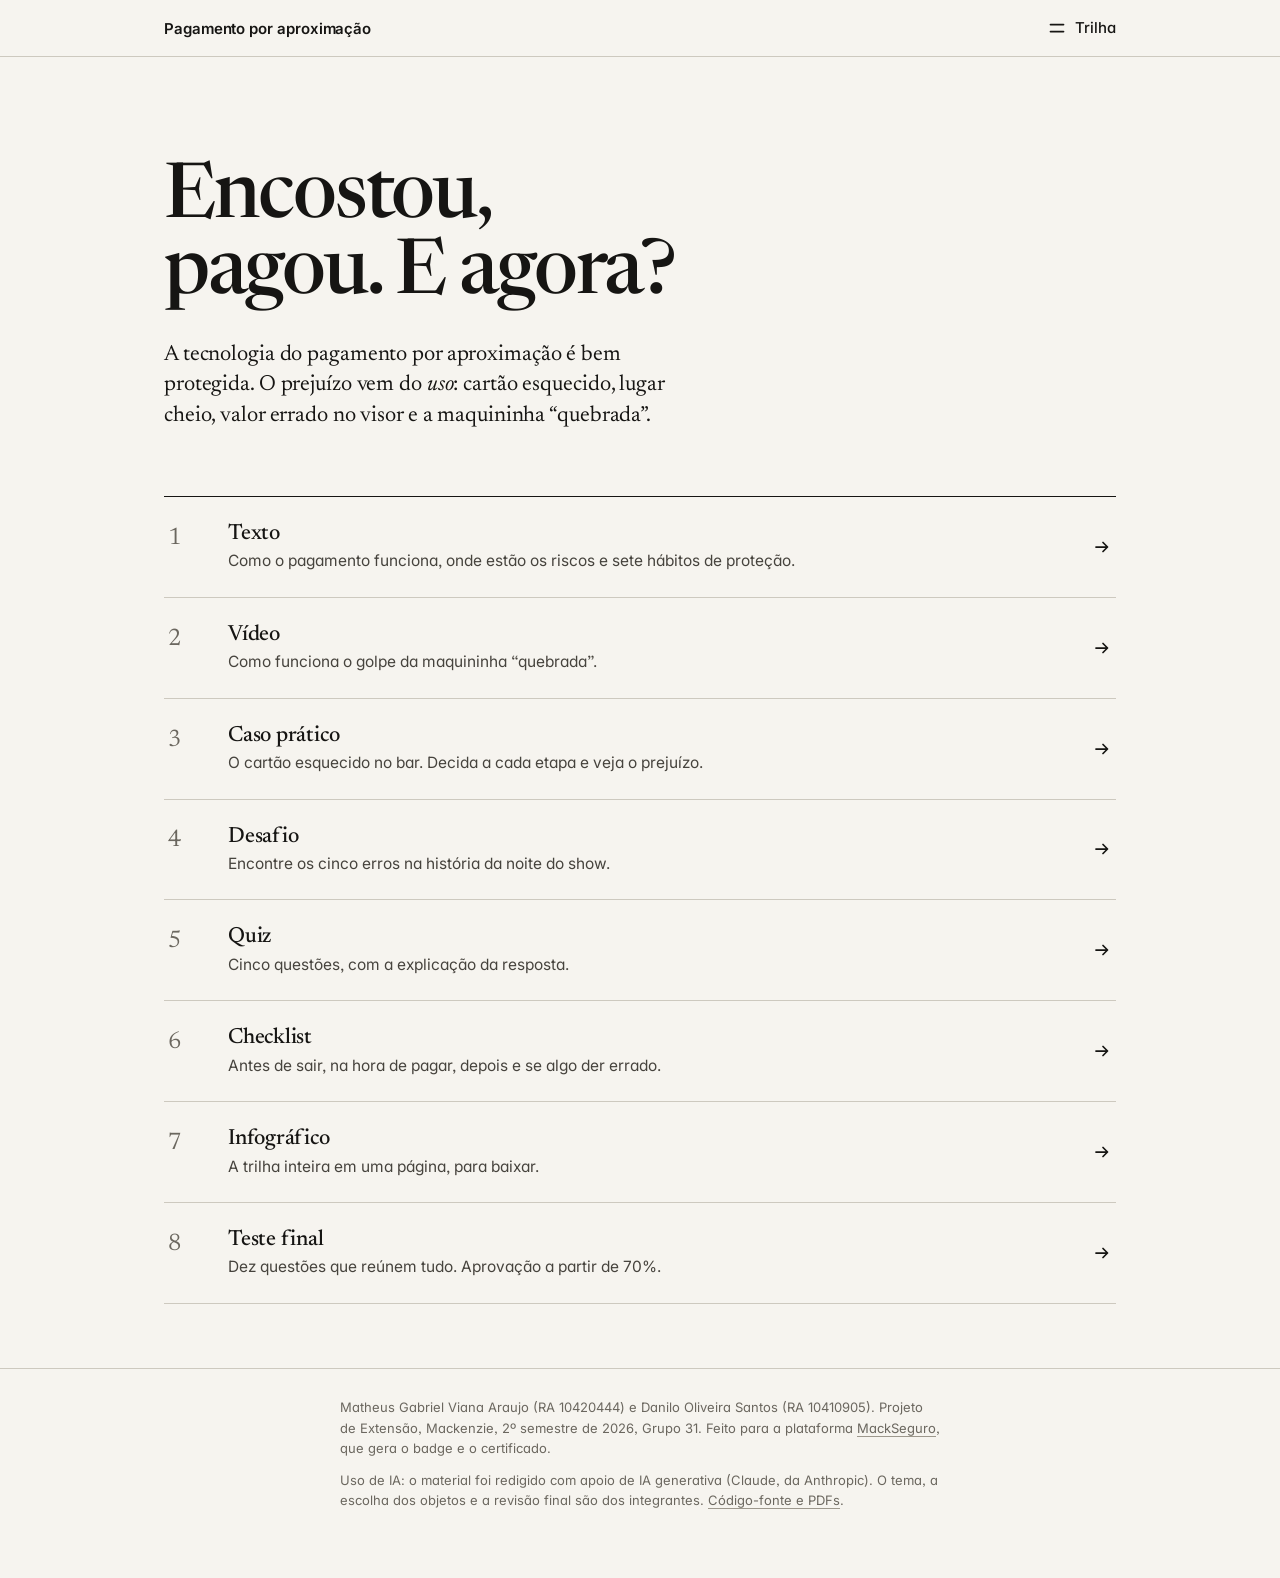
<file: docs/index.html>
<!doctype html>
<html lang="pt-BR">
<head>
<meta charset="utf-8">
<meta name="viewport" content="width=device-width, initial-scale=1">
<meta name="color-scheme" content="light">
<meta name="theme-color" content="#f6f4ef">
<title>Início | Pagamento por aproximação</title>
<link rel="preconnect" href="https://fonts.googleapis.com">
<link rel="preconnect" href="https://fonts.gstatic.com" crossorigin>
<link href="https://fonts.googleapis.com/css2?family=Inter:wght@400;500;600&family=Newsreader:ital,opsz,wght@0,6..72,400..600;1,6..72,400..600&display=swap" rel="stylesheet">
<link rel="stylesheet" href="assets/style.css?v=4">
</head>
<body>
<a class="skip" href="#c">Ir para o conteúdo</a>
<header id="topo"></header>
<main id="c" class="larga">
<section class="capa">
<h1>Encostou, pagou. E agora?</h1>
<p class="tese">A tecnologia do pagamento por aproximação é bem protegida. O prejuízo vem do <em>uso</em>: cartão esquecido, lugar cheio, valor errado no visor e a maquininha “quebrada”.</p>
</section>
<ol class="lista-trilha" aria-label="Trilha">
<li><a href="texto.html"><span class="n">1</span><span><b>Texto</b><span class="d">Como o pagamento funciona, onde estão os riscos e sete hábitos de proteção.</span></span><svg class="ic" viewBox="0 0 20 20" width="20" height="20" fill="none" stroke="currentColor" stroke-width="1.75" stroke-linecap="round" stroke-linejoin="round" aria-hidden="true"><path d="M4 10h11M11 5.5l4.5 4.5-4.5 4.5"/></svg></a></li>
<li><a href="video.html"><span class="n">2</span><span><b>Vídeo</b><span class="d">Como funciona o golpe da maquininha “quebrada”.</span></span><svg class="ic" viewBox="0 0 20 20" width="20" height="20" fill="none" stroke="currentColor" stroke-width="1.75" stroke-linecap="round" stroke-linejoin="round" aria-hidden="true"><path d="M4 10h11M11 5.5l4.5 4.5-4.5 4.5"/></svg></a></li>
<li><a href="caso-pratico.html"><span class="n">3</span><span><b>Caso prático</b><span class="d">O cartão esquecido no bar. Decida a cada etapa e veja o prejuízo.</span></span><svg class="ic" viewBox="0 0 20 20" width="20" height="20" fill="none" stroke="currentColor" stroke-width="1.75" stroke-linecap="round" stroke-linejoin="round" aria-hidden="true"><path d="M4 10h11M11 5.5l4.5 4.5-4.5 4.5"/></svg></a></li>
<li><a href="desafio.html"><span class="n">4</span><span><b>Desafio</b><span class="d">Encontre os cinco erros na história da noite do show.</span></span><svg class="ic" viewBox="0 0 20 20" width="20" height="20" fill="none" stroke="currentColor" stroke-width="1.75" stroke-linecap="round" stroke-linejoin="round" aria-hidden="true"><path d="M4 10h11M11 5.5l4.5 4.5-4.5 4.5"/></svg></a></li>
<li><a href="quiz.html"><span class="n">5</span><span><b>Quiz</b><span class="d">Cinco questões, com a explicação da resposta.</span></span><svg class="ic" viewBox="0 0 20 20" width="20" height="20" fill="none" stroke="currentColor" stroke-width="1.75" stroke-linecap="round" stroke-linejoin="round" aria-hidden="true"><path d="M4 10h11M11 5.5l4.5 4.5-4.5 4.5"/></svg></a></li>
<li><a href="checklist.html"><span class="n">6</span><span><b>Checklist</b><span class="d">Antes de sair, na hora de pagar, depois e se algo der errado.</span></span><svg class="ic" viewBox="0 0 20 20" width="20" height="20" fill="none" stroke="currentColor" stroke-width="1.75" stroke-linecap="round" stroke-linejoin="round" aria-hidden="true"><path d="M4 10h11M11 5.5l4.5 4.5-4.5 4.5"/></svg></a></li>
<li><a href="infografico.html"><span class="n">7</span><span><b>Infográfico</b><span class="d">A trilha inteira em uma página, para baixar.</span></span><svg class="ic" viewBox="0 0 20 20" width="20" height="20" fill="none" stroke="currentColor" stroke-width="1.75" stroke-linecap="round" stroke-linejoin="round" aria-hidden="true"><path d="M4 10h11M11 5.5l4.5 4.5-4.5 4.5"/></svg></a></li>
<li><a href="teste-final.html"><span class="n">8</span><span><b>Teste final</b><span class="d">Dez questões que reúnem tudo. Aprovação a partir de 70%.</span></span><svg class="ic" viewBox="0 0 20 20" width="20" height="20" fill="none" stroke="currentColor" stroke-width="1.75" stroke-linecap="round" stroke-linejoin="round" aria-hidden="true"><path d="M4 10h11M11 5.5l4.5 4.5-4.5 4.5"/></svg></a></li>
</ol>
</main>
<script src="assets/nav.js?v=4"></script>
</body>
</html>
</file>
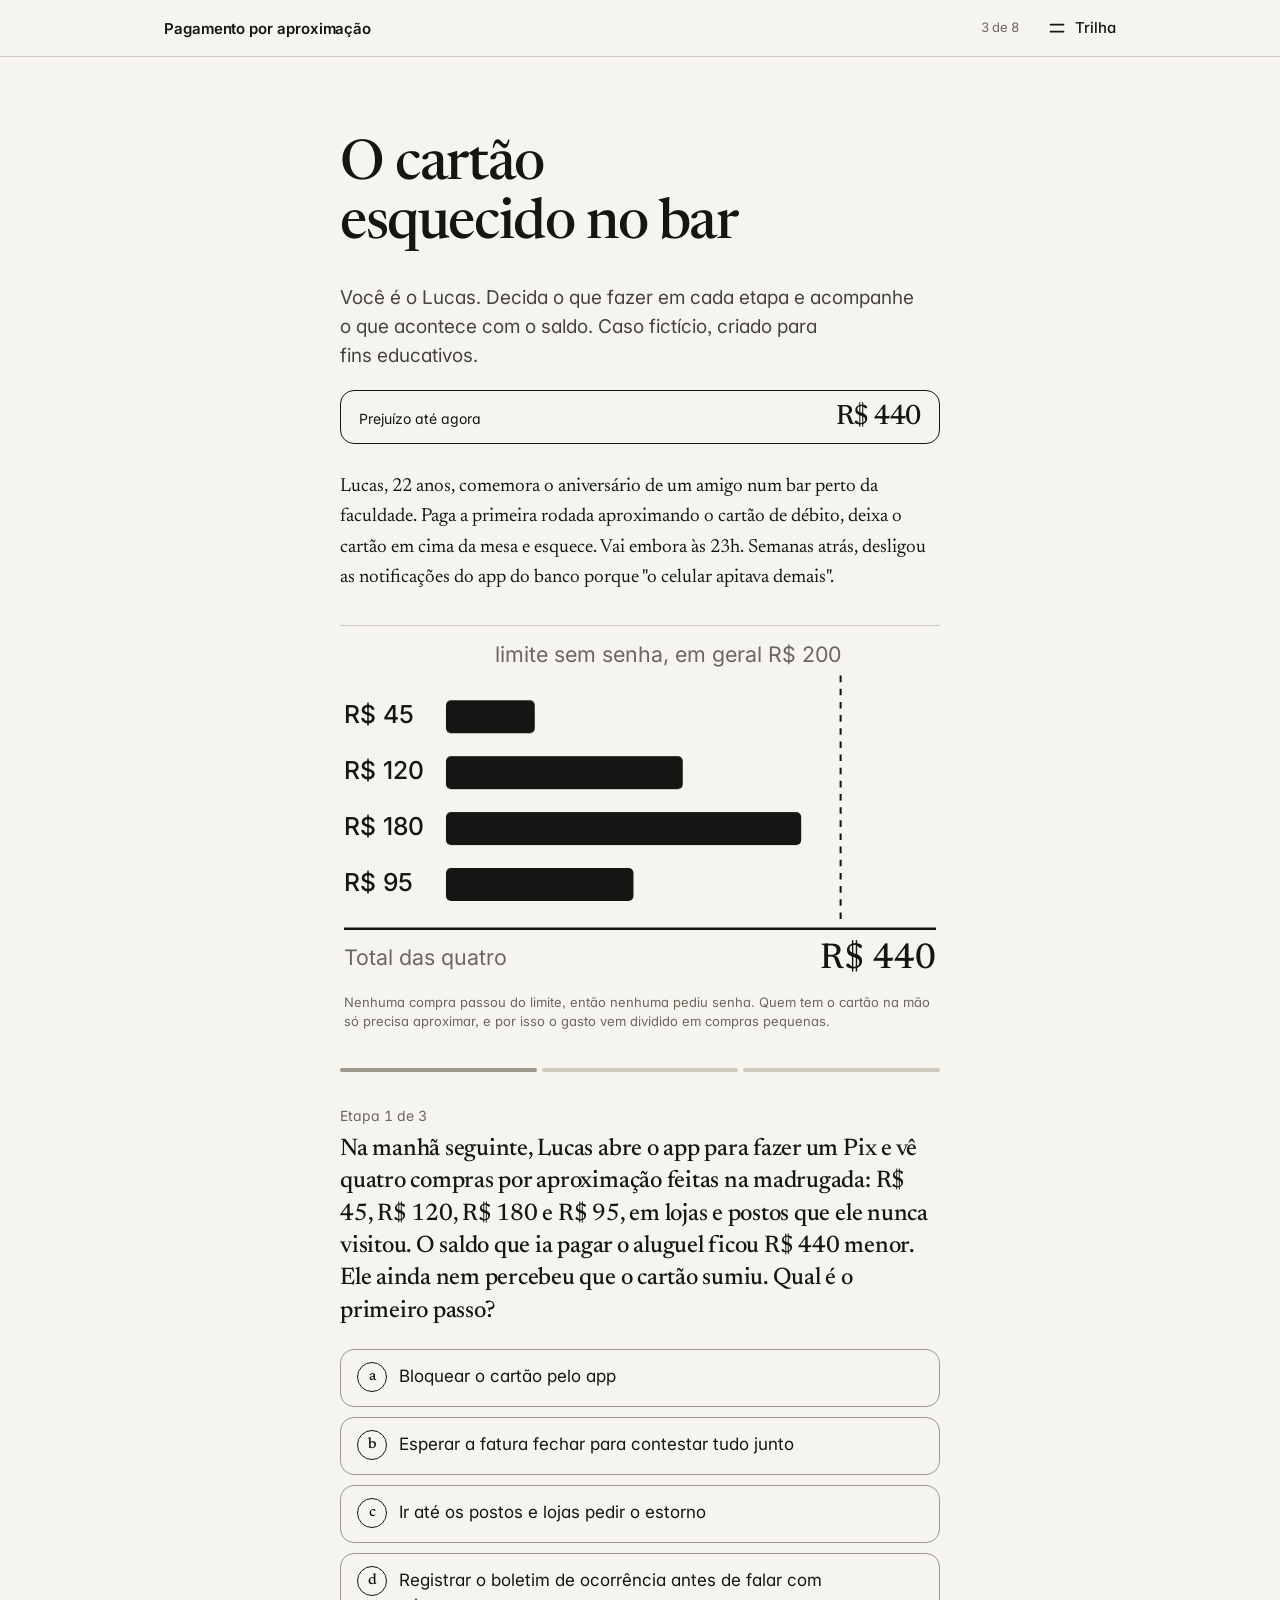
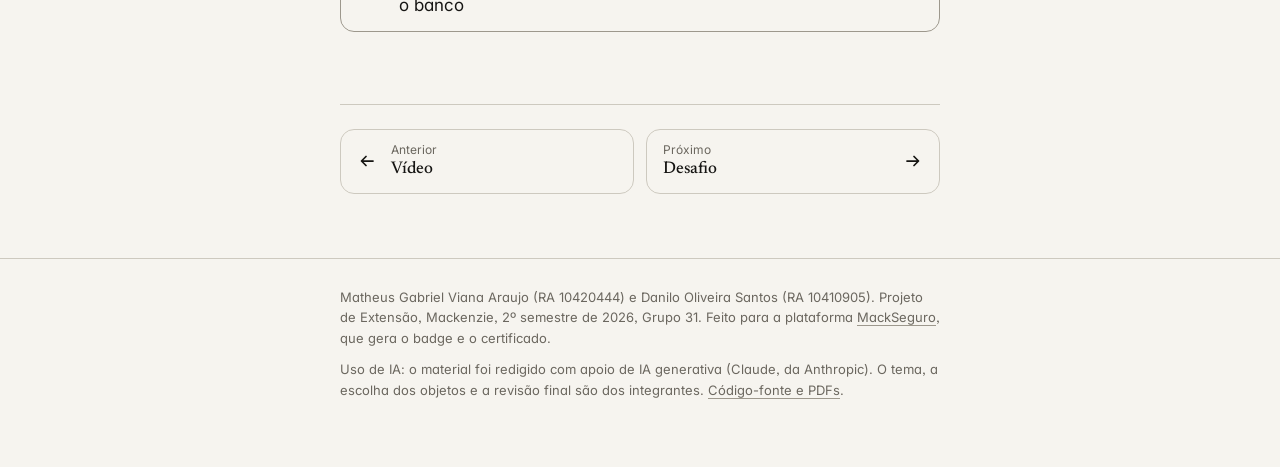
<file: docs/caso-pratico.html>
<!doctype html>
<html lang="pt-BR">
<head>
<meta charset="utf-8">
<meta name="viewport" content="width=device-width, initial-scale=1">
<meta name="color-scheme" content="light">
<meta name="theme-color" content="#f6f4ef">
<title>Caso prático | Pagamento por aproximação</title>
<link rel="preconnect" href="https://fonts.googleapis.com">
<link rel="preconnect" href="https://fonts.gstatic.com" crossorigin>
<link href="https://fonts.googleapis.com/css2?family=Inter:wght@400;500;600&family=Newsreader:ital,opsz,wght@0,6..72,400..600;1,6..72,400..600&display=swap" rel="stylesheet">
<link rel="stylesheet" href="assets/style.css?v=4">
</head>
<body>
<a class="skip" href="#c">Ir para o conteúdo</a>
<header id="topo"></header>
<main id="c">
<h1>O cartão esquecido no bar</h1>
<p>Você é o Lucas. Decida o que fazer em cada etapa e acompanhe o que acontece com o saldo. Caso fictício, criado para fins educativos.</p>
<div id="caso" aria-live="polite"></div>
</main>
<script src="assets/nav.js?v=4"></script>
<script src="data/caso.js?v=4"></script>
<script src="assets/caso.js?v=4"></script>
</body>
</html>
</file>
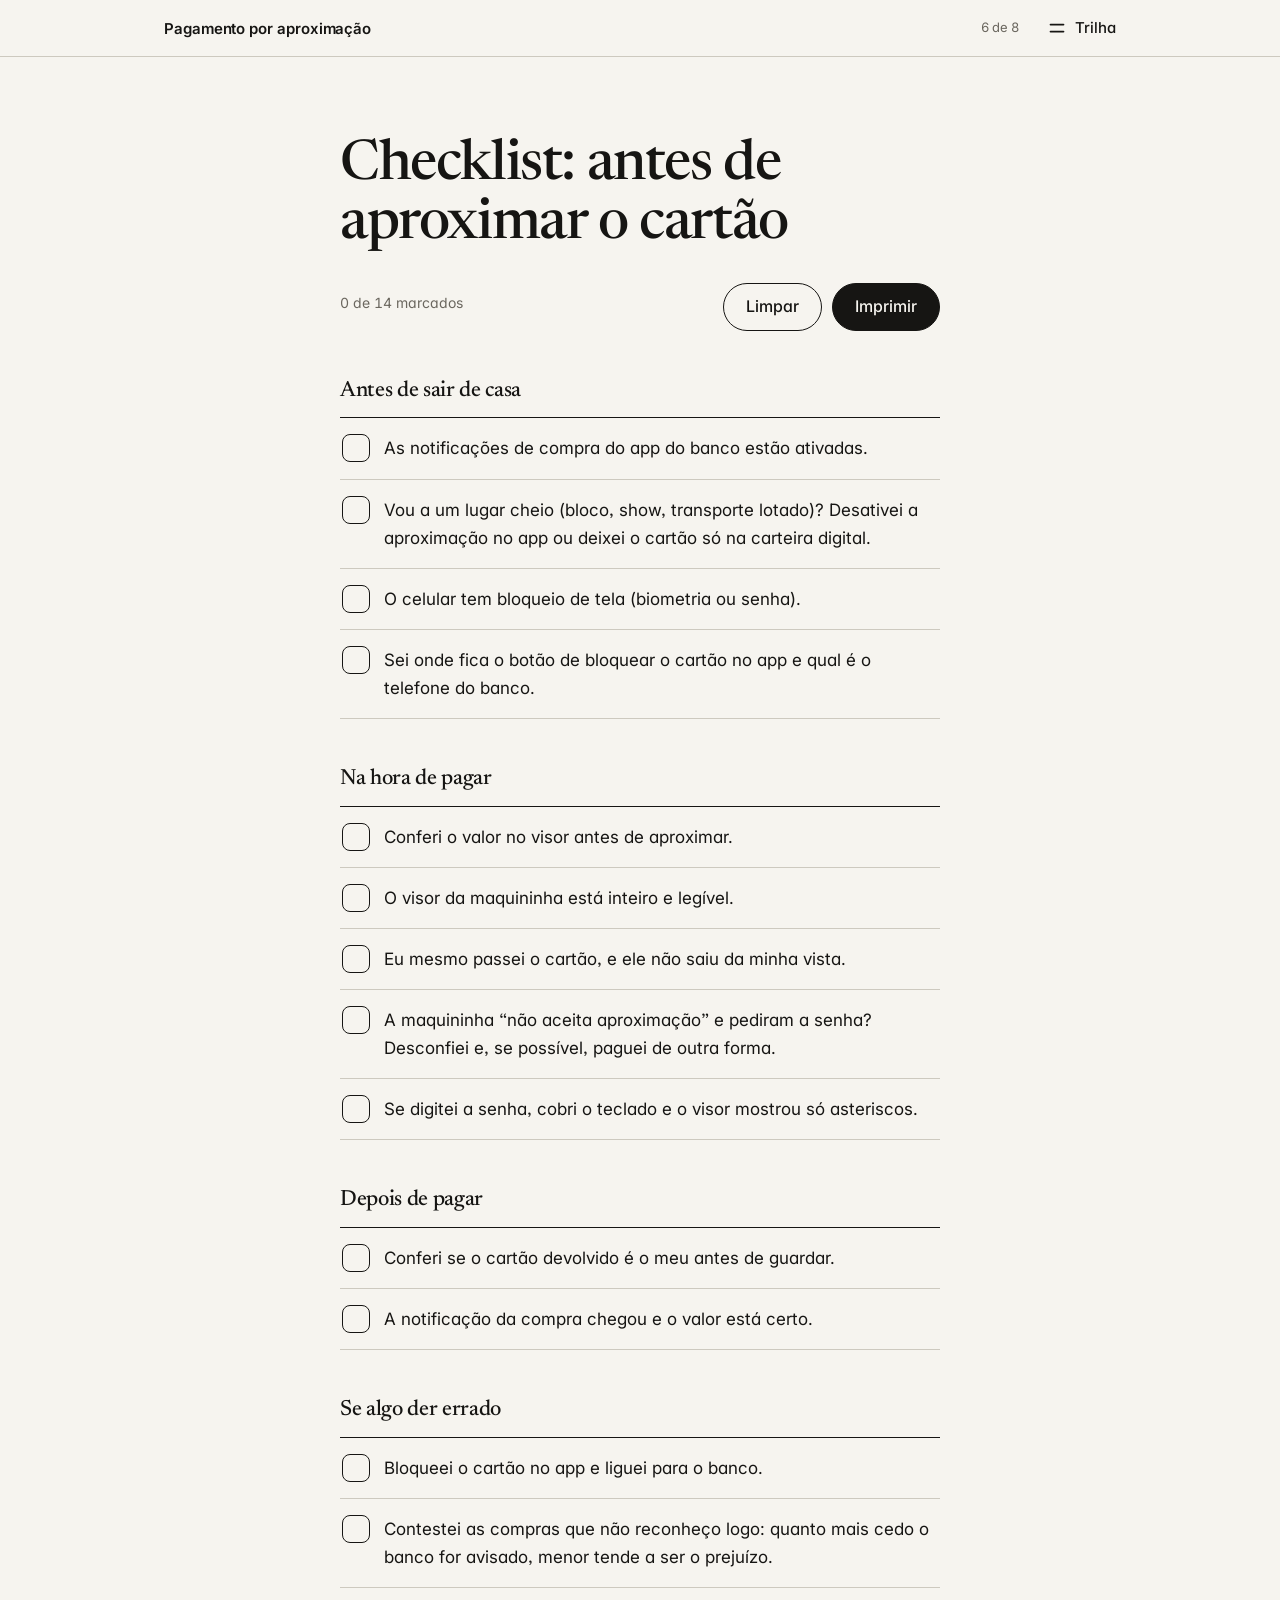
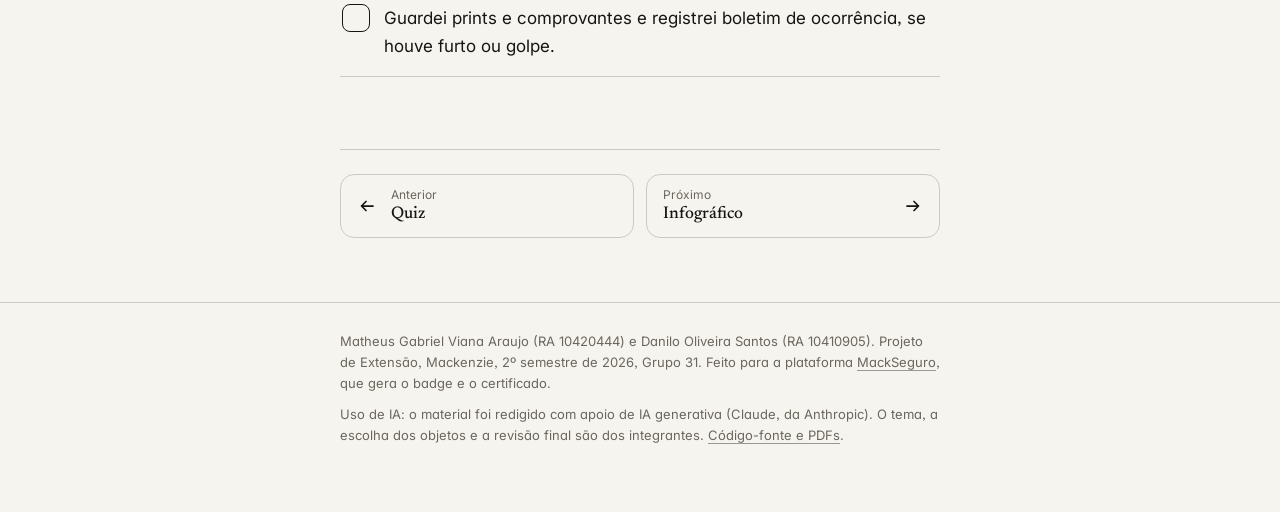
<file: docs/checklist.html>
<!doctype html>
<html lang="pt-BR">
<head>
<meta charset="utf-8">
<meta name="viewport" content="width=device-width, initial-scale=1">
<meta name="color-scheme" content="light">
<meta name="theme-color" content="#f6f4ef">
<title>Checklist: antes de aproximar o cartão | Pagamento por aproximação</title>
<link rel="preconnect" href="https://fonts.googleapis.com">
<link rel="preconnect" href="https://fonts.gstatic.com" crossorigin>
<link href="https://fonts.googleapis.com/css2?family=Inter:wght@400;500;600&family=Newsreader:ital,opsz,wght@0,6..72,400..600;1,6..72,400..600&display=swap" rel="stylesheet">
<link rel="stylesheet" href="assets/style.css?v=4">
</head>
<body class="checklist">
<a class="skip" href="#conteudo">Ir para o conteúdo</a>
<header id="topo"></header>
<main id="conteudo">
<h1>Checklist: antes de aproximar o cartão</h1>
<h2 id="antes-de-sair-de-casa">Antes de sair de casa</h2>
<ul class="task-list">
<li><label><input type="checkbox" />As notificações de compra do app do banco estão ativadas.</label></li>
<li><label><input type="checkbox" />Vou a um lugar cheio (bloco, show, transporte lotado)? Desativei a aproximação no app ou deixei o cartão só na carteira digital.</label></li>
<li><label><input type="checkbox" />O celular tem bloqueio de tela (biometria ou senha).</label></li>
<li><label><input type="checkbox" />Sei onde fica o botão de bloquear o cartão no app e qual é o telefone do banco.</label></li>
</ul>
<h2 id="na-hora-de-pagar">Na hora de pagar</h2>
<ul class="task-list">
<li><label><input type="checkbox" />Conferi o valor no visor antes de aproximar.</label></li>
<li><label><input type="checkbox" />O visor da maquininha está inteiro e legível.</label></li>
<li><label><input type="checkbox" />Eu mesmo passei o cartão, e ele não saiu da minha vista.</label></li>
<li><label><input type="checkbox" />A maquininha “não aceita aproximação” e pediram a senha? Desconfiei e, se possível, paguei de outra forma.</label></li>
<li><label><input type="checkbox" />Se digitei a senha, cobri o teclado e o visor mostrou só asteriscos.</label></li>
</ul>
<h2 id="depois-de-pagar">Depois de pagar</h2>
<ul class="task-list">
<li><label><input type="checkbox" />Conferi se o cartão devolvido é o meu antes de guardar.</label></li>
<li><label><input type="checkbox" />A notificação da compra chegou e o valor está certo.</label></li>
</ul>
<h2 id="se-algo-der-errado">Se algo der errado</h2>
<ul class="task-list">
<li><label><input type="checkbox" />Bloqueei o cartão no app e liguei para o banco.</label></li>
<li><label><input type="checkbox" />Contestei as compras que não reconheço logo: quanto mais cedo o banco for avisado, menor tende a ser o prejuízo.</label></li>
<li><label><input type="checkbox" />Guardei prints e comprovantes e registrei boletim de ocorrência, se houve furto ou golpe.</label></li>
</ul>
</main>
<script src="assets/nav.js?v=4"></script>
<script src="assets/checklist.js?v=4"></script>
</body>
</html>
</file>
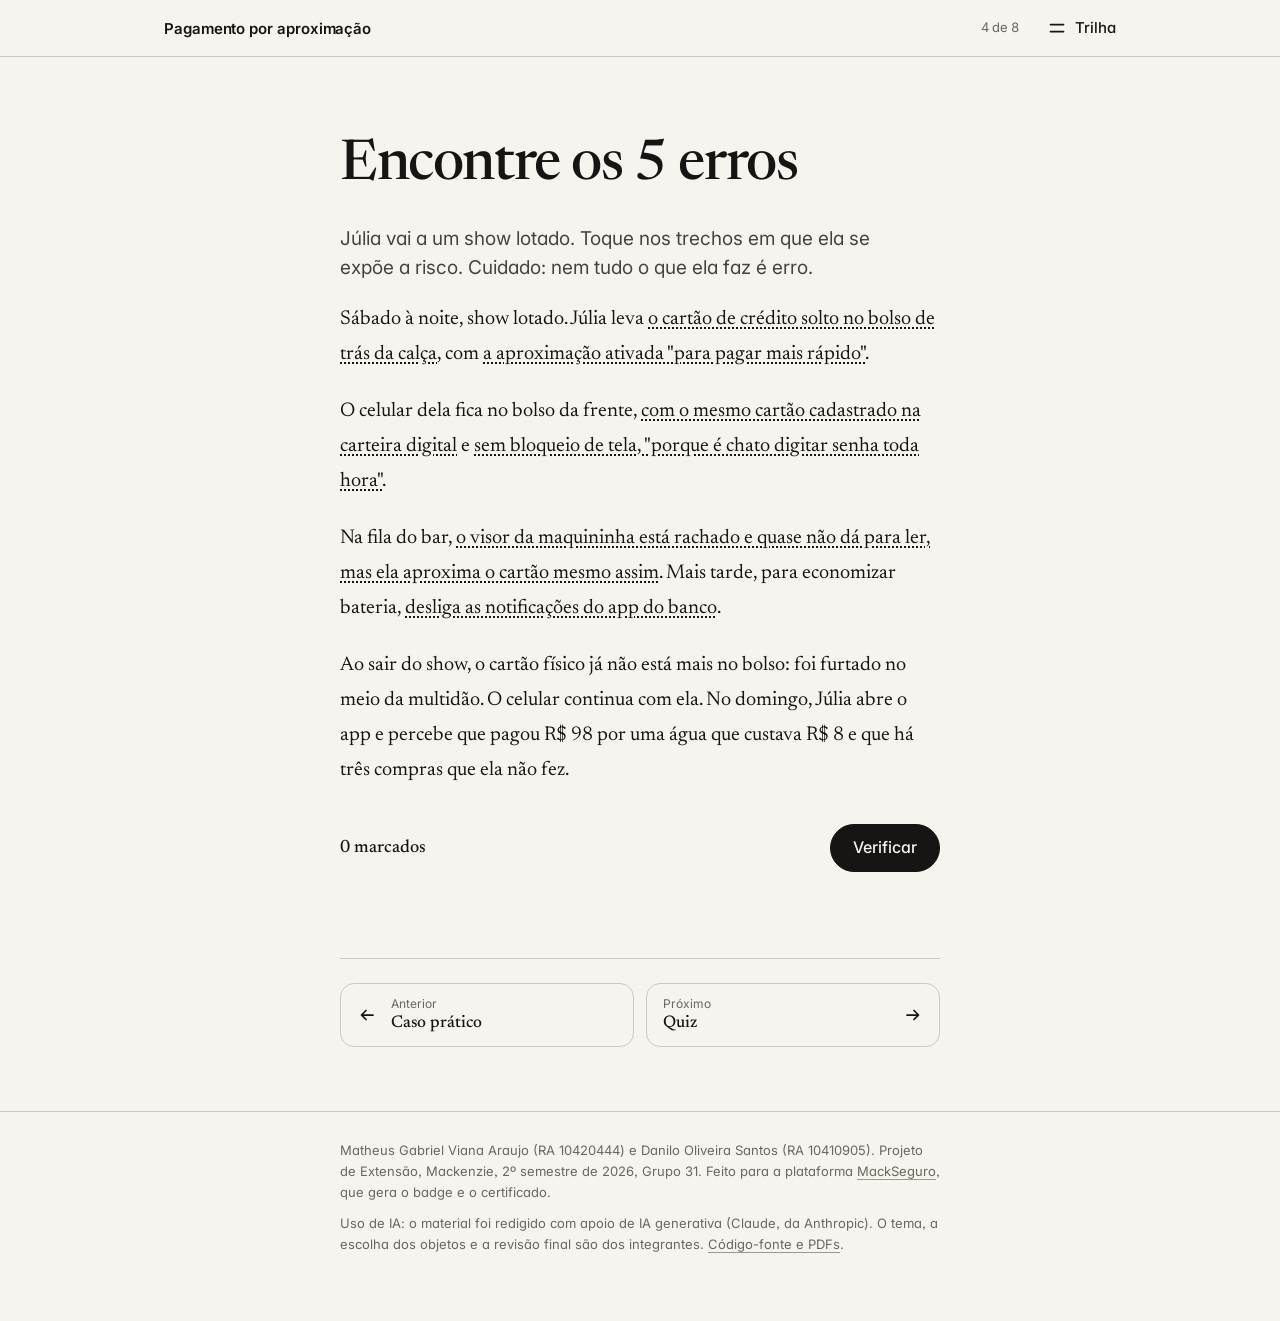
<file: docs/desafio.html>
<!doctype html>
<html lang="pt-BR">
<head>
<meta charset="utf-8">
<meta name="viewport" content="width=device-width, initial-scale=1">
<meta name="color-scheme" content="light">
<meta name="theme-color" content="#f6f4ef">
<title>Desafio | Pagamento por aproximação</title>
<link rel="preconnect" href="https://fonts.googleapis.com">
<link rel="preconnect" href="https://fonts.gstatic.com" crossorigin>
<link href="https://fonts.googleapis.com/css2?family=Inter:wght@400;500;600&family=Newsreader:ital,opsz,wght@0,6..72,400..600;1,6..72,400..600&display=swap" rel="stylesheet">
<link rel="stylesheet" href="assets/style.css?v=4">
</head>
<body>
<a class="skip" href="#c">Ir para o conteúdo</a>
<header id="topo"></header>
<main id="c">
<h1>Encontre os 5 erros</h1>
<p>Júlia vai a um show lotado. Toque nos trechos em que ela se expõe a risco. Cuidado: nem tudo o que ela faz é erro.</p>
<div class="cena" id="cena"></div>
<div class="painel" id="painel"><span class="c"><span id="conta">0</span> marcados</span><button class="btn" id="verificar" type="button">Verificar</button></div>
<ul class="legenda" aria-label="Legenda do resultado" hidden id="legenda">
<li><span class="amostra alvo acerto">trecho</span> erro que você achou</li>
<li><span class="amostra alvo perdeu">trecho</span> erro que ficou de fora</li>
<li><span class="amostra alvo falso">trecho</span> marcado, mas estava certo</li>
</ul>
<div id="resultado" aria-live="polite"></div>
</main>
<script src="assets/nav.js?v=4"></script>
<script src="data/desafio.js?v=4"></script>
<script src="assets/desafio.js?v=4"></script>
</body>
</html>
</file>
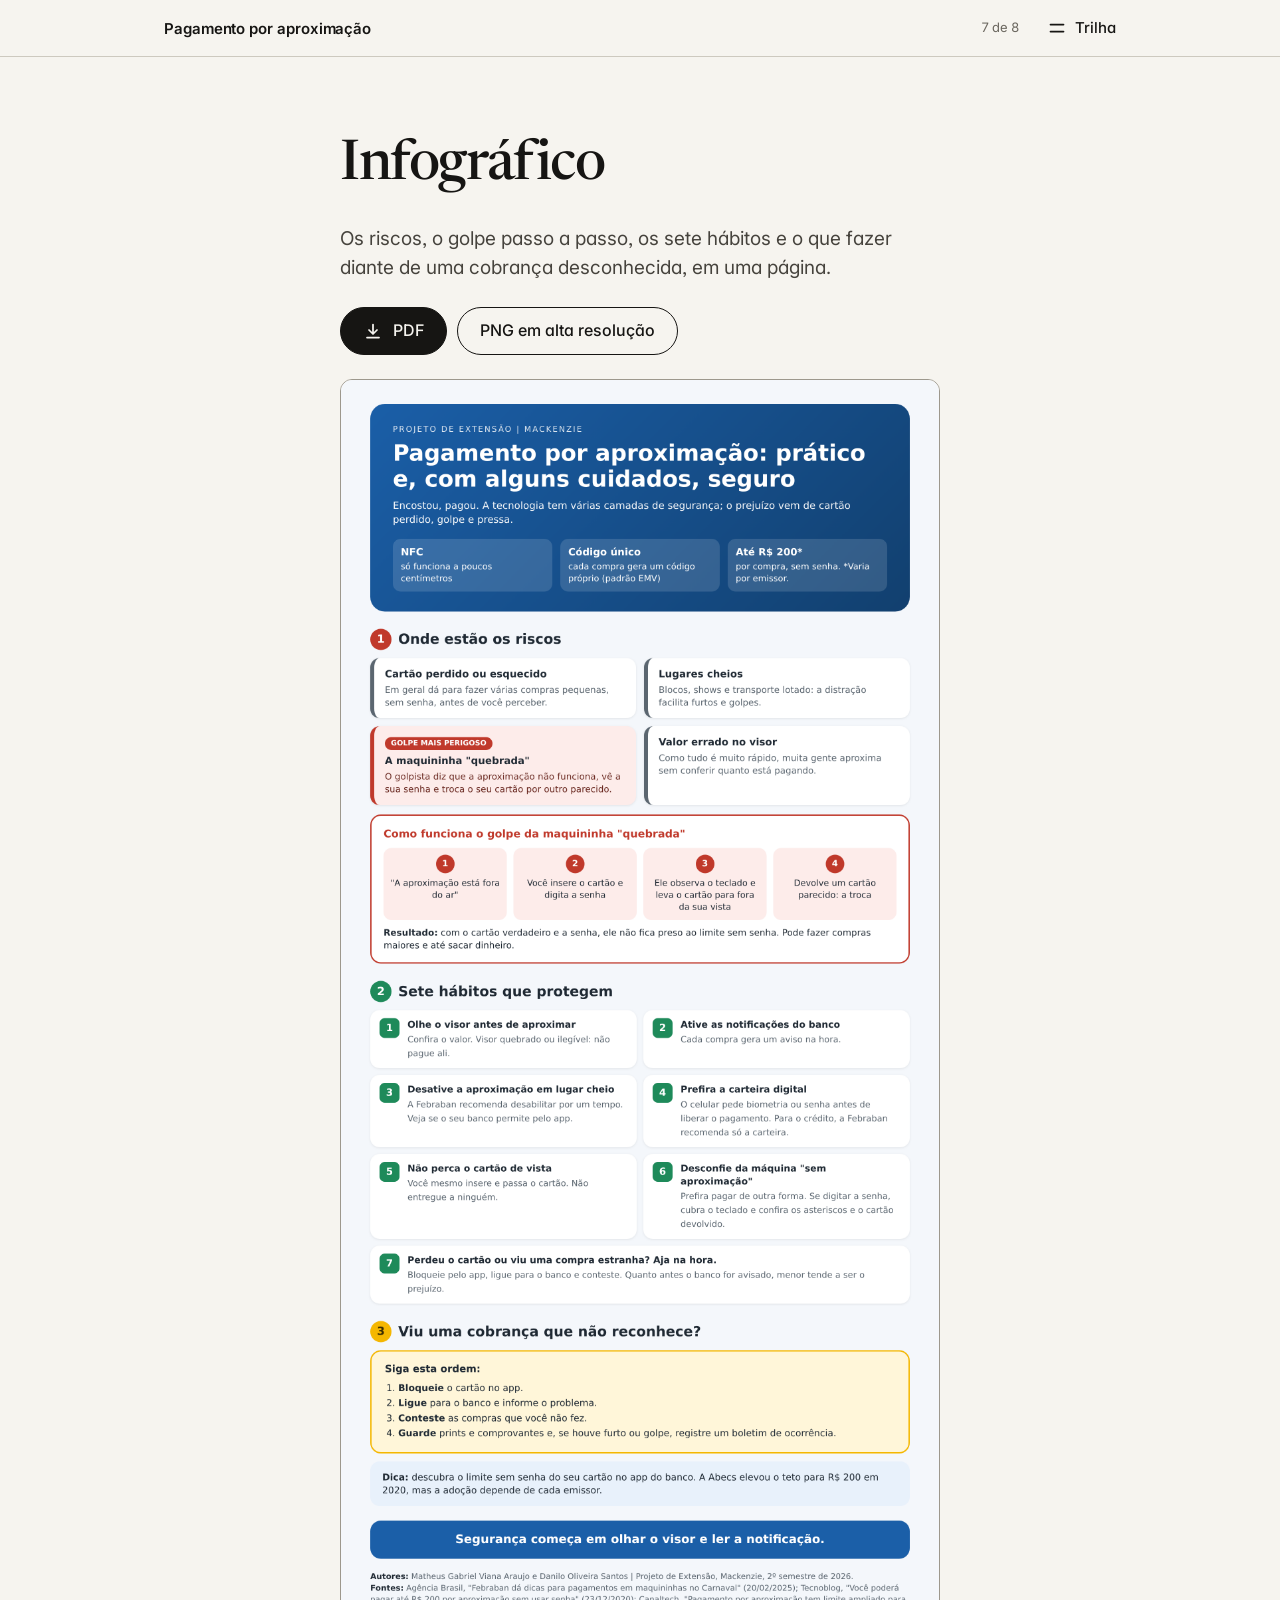
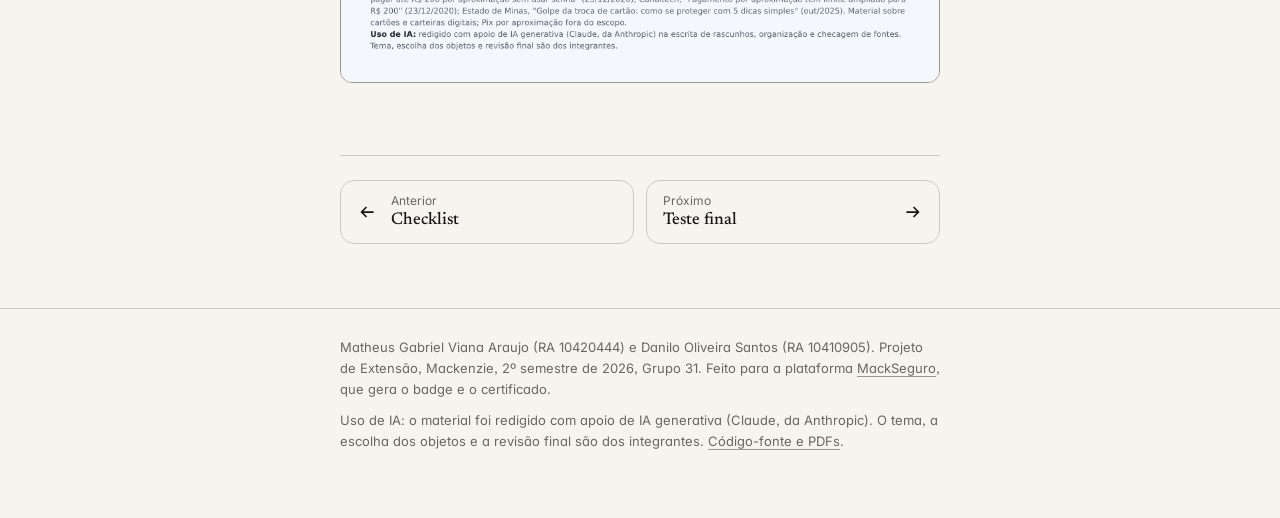
<file: docs/infografico.html>
<!doctype html>
<html lang="pt-BR">
<head>
<meta charset="utf-8">
<meta name="viewport" content="width=device-width, initial-scale=1">
<meta name="color-scheme" content="light">
<meta name="theme-color" content="#f6f4ef">
<title>Infográfico | Pagamento por aproximação</title>
<link rel="preconnect" href="https://fonts.googleapis.com">
<link rel="preconnect" href="https://fonts.gstatic.com" crossorigin>
<link href="https://fonts.googleapis.com/css2?family=Inter:wght@400;500;600&family=Newsreader:ital,opsz,wght@0,6..72,400..600;1,6..72,400..600&display=swap" rel="stylesheet">
<link rel="stylesheet" href="assets/style.css?v=4">
</head>
<body>
<a class="skip" href="#c">Ir para o conteúdo</a>
<header id="topo"></header>
<main id="c">
<h1>Infográfico</h1>
<p>Os riscos, o golpe passo a passo, os sete hábitos e o que fazer diante de uma cobrança desconhecida, em uma página.</p>
<p class="acoes"><a class="btn" href="downloads/8-infografico.pdf" download><svg class="ic" viewBox="0 0 20 20" width="20" height="20" fill="none" stroke="currentColor" stroke-width="1.75" stroke-linecap="round" stroke-linejoin="round" aria-hidden="true"><path d="M10 3.5v9M6 9l4 4 4-4M4 16.5h12"/></svg>PDF</a>
<a class="btn sec" href="downloads/8-infografico.png" download>PNG em alta resolução</a></p>
<img class="info-img" src="downloads/8-infografico.png" width="1800" height="3920" alt="Infográfico: pagamento por aproximação, prático e, com alguns cuidados, seguro. Mostra quatro riscos (cartão perdido, lugares cheios, maquininha quebrada, valor errado), os quatro passos do golpe da maquininha quebrada, sete hábitos de proteção e a ordem de ação diante de uma cobrança desconhecida: bloquear, ligar, contestar e guardar comprovantes.">
</main>
<script src="assets/nav.js?v=4"></script>
</body>
</html>
</file>
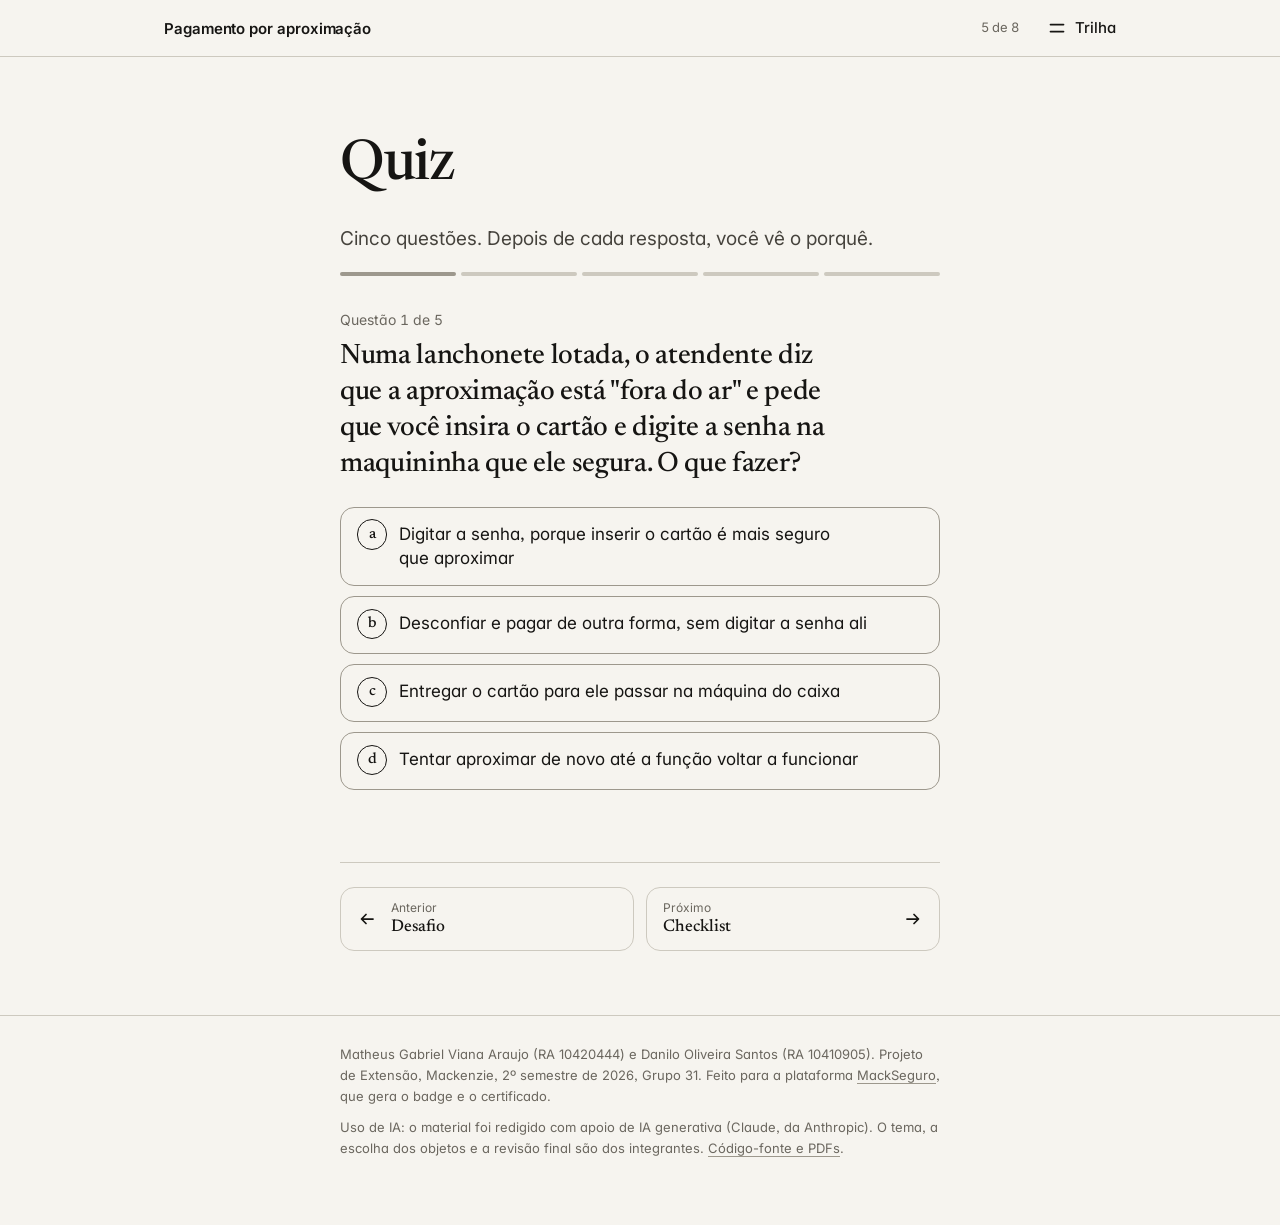
<file: docs/quiz.html>
<!doctype html>
<html lang="pt-BR">
<head>
<meta charset="utf-8">
<meta name="viewport" content="width=device-width, initial-scale=1">
<meta name="color-scheme" content="light">
<meta name="theme-color" content="#f6f4ef">
<title>Quiz | Pagamento por aproximação</title>
<link rel="preconnect" href="https://fonts.googleapis.com">
<link rel="preconnect" href="https://fonts.gstatic.com" crossorigin>
<link href="https://fonts.googleapis.com/css2?family=Inter:wght@400;500;600&family=Newsreader:ital,opsz,wght@0,6..72,400..600;1,6..72,400..600&display=swap" rel="stylesheet">
<link rel="stylesheet" href="assets/style.css?v=4">
</head>
<body>
<a class="skip" href="#c">Ir para o conteúdo</a>
<header id="topo"></header>
<main id="c">
<h1>Quiz</h1>
<p>Cinco questões. Depois de cada resposta, você vê o porquê.</p>
<div id="player" data-chave="quiz" data-minimo="60" data-msg-ok="Boa! Você já sabe o essencial." data-msg-no="Releia o texto e o checklist e tente de novo."></div>
</main>
<script src="assets/nav.js?v=4"></script>
<script src="data/quiz.js?v=4"></script>
<script src="assets/player.js?v=4"></script>
</body>
</html>
</file>
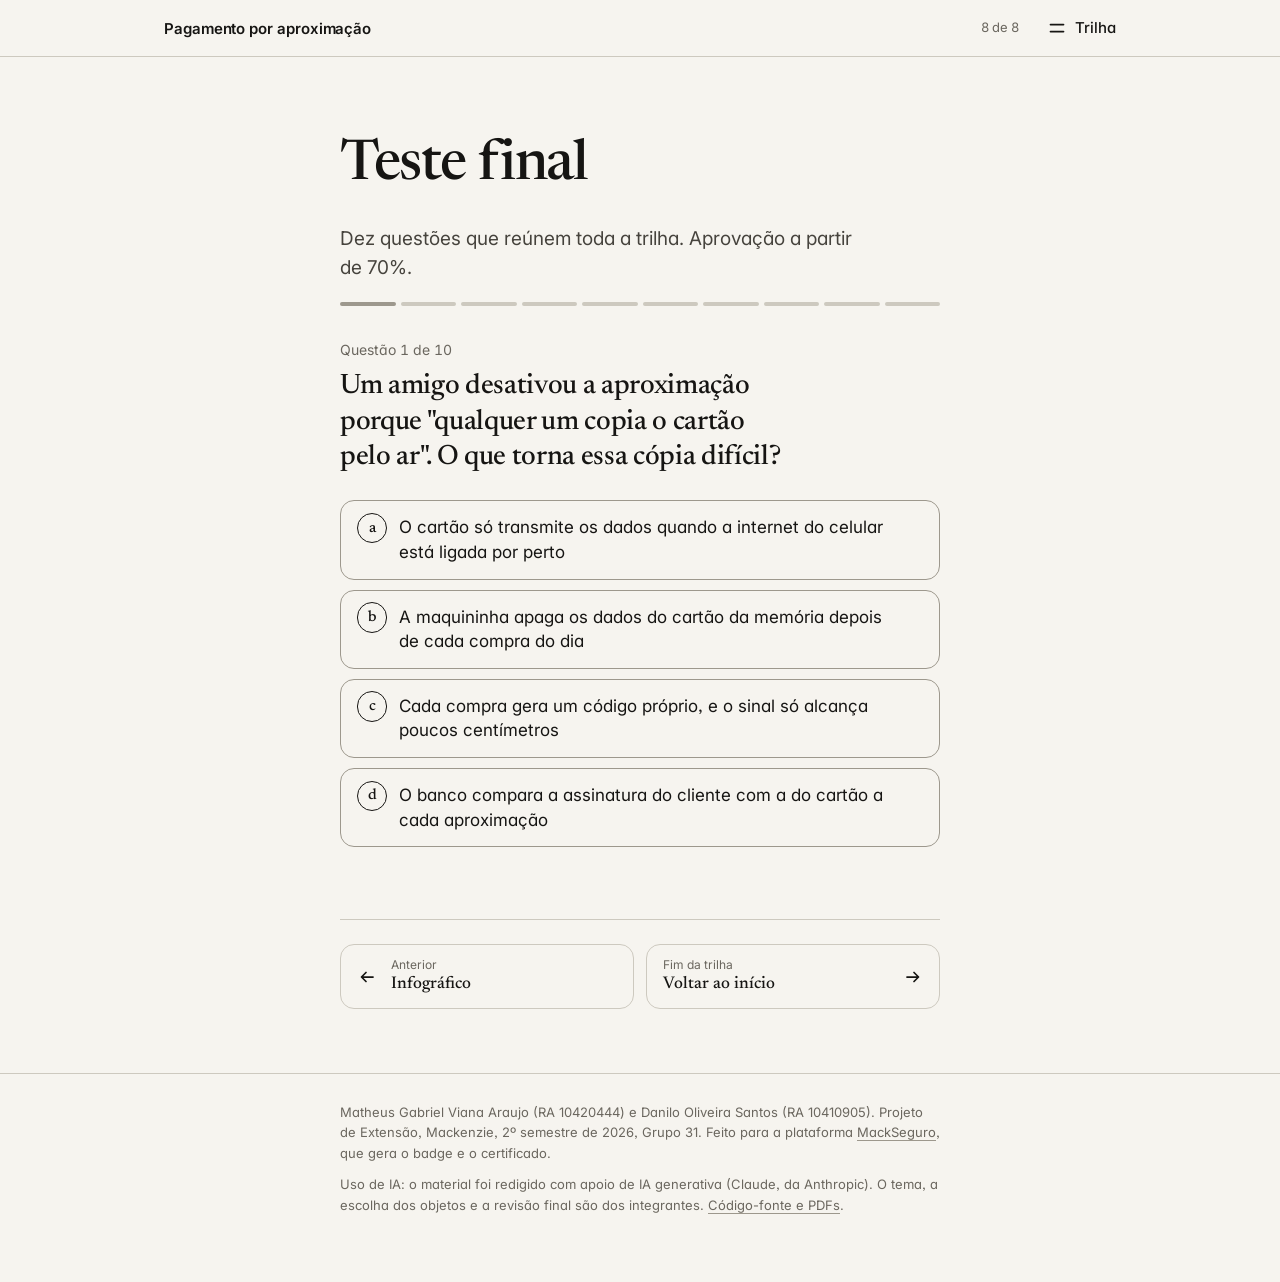
<file: docs/teste-final.html>
<!doctype html>
<html lang="pt-BR">
<head>
<meta charset="utf-8">
<meta name="viewport" content="width=device-width, initial-scale=1">
<meta name="color-scheme" content="light">
<meta name="theme-color" content="#f6f4ef">
<title>Teste final | Pagamento por aproximação</title>
<link rel="preconnect" href="https://fonts.googleapis.com">
<link rel="preconnect" href="https://fonts.gstatic.com" crossorigin>
<link href="https://fonts.googleapis.com/css2?family=Inter:wght@400;500;600&family=Newsreader:ital,opsz,wght@0,6..72,400..600;1,6..72,400..600&display=swap" rel="stylesheet">
<link rel="stylesheet" href="assets/style.css?v=4">
</head>
<body>
<a class="skip" href="#c">Ir para o conteúdo</a>
<header id="topo"></header>
<main id="c">
<h1>Teste final</h1>
<p>Dez questões que reúnem toda a trilha. Aprovação a partir de 70%.</p>
<div id="player" data-chave="teste" data-minimo="70" data-msg-ok="Aprovado. Você concluiu a trilha." data-msg-no="Ainda não chegou a 70%. Revise o texto e o caso prático e tente de novo."></div>
</main>
<script src="assets/nav.js?v=4"></script>
<script src="data/teste.js?v=4"></script>
<script src="assets/player.js?v=4"></script>
</body>
</html>
</file>
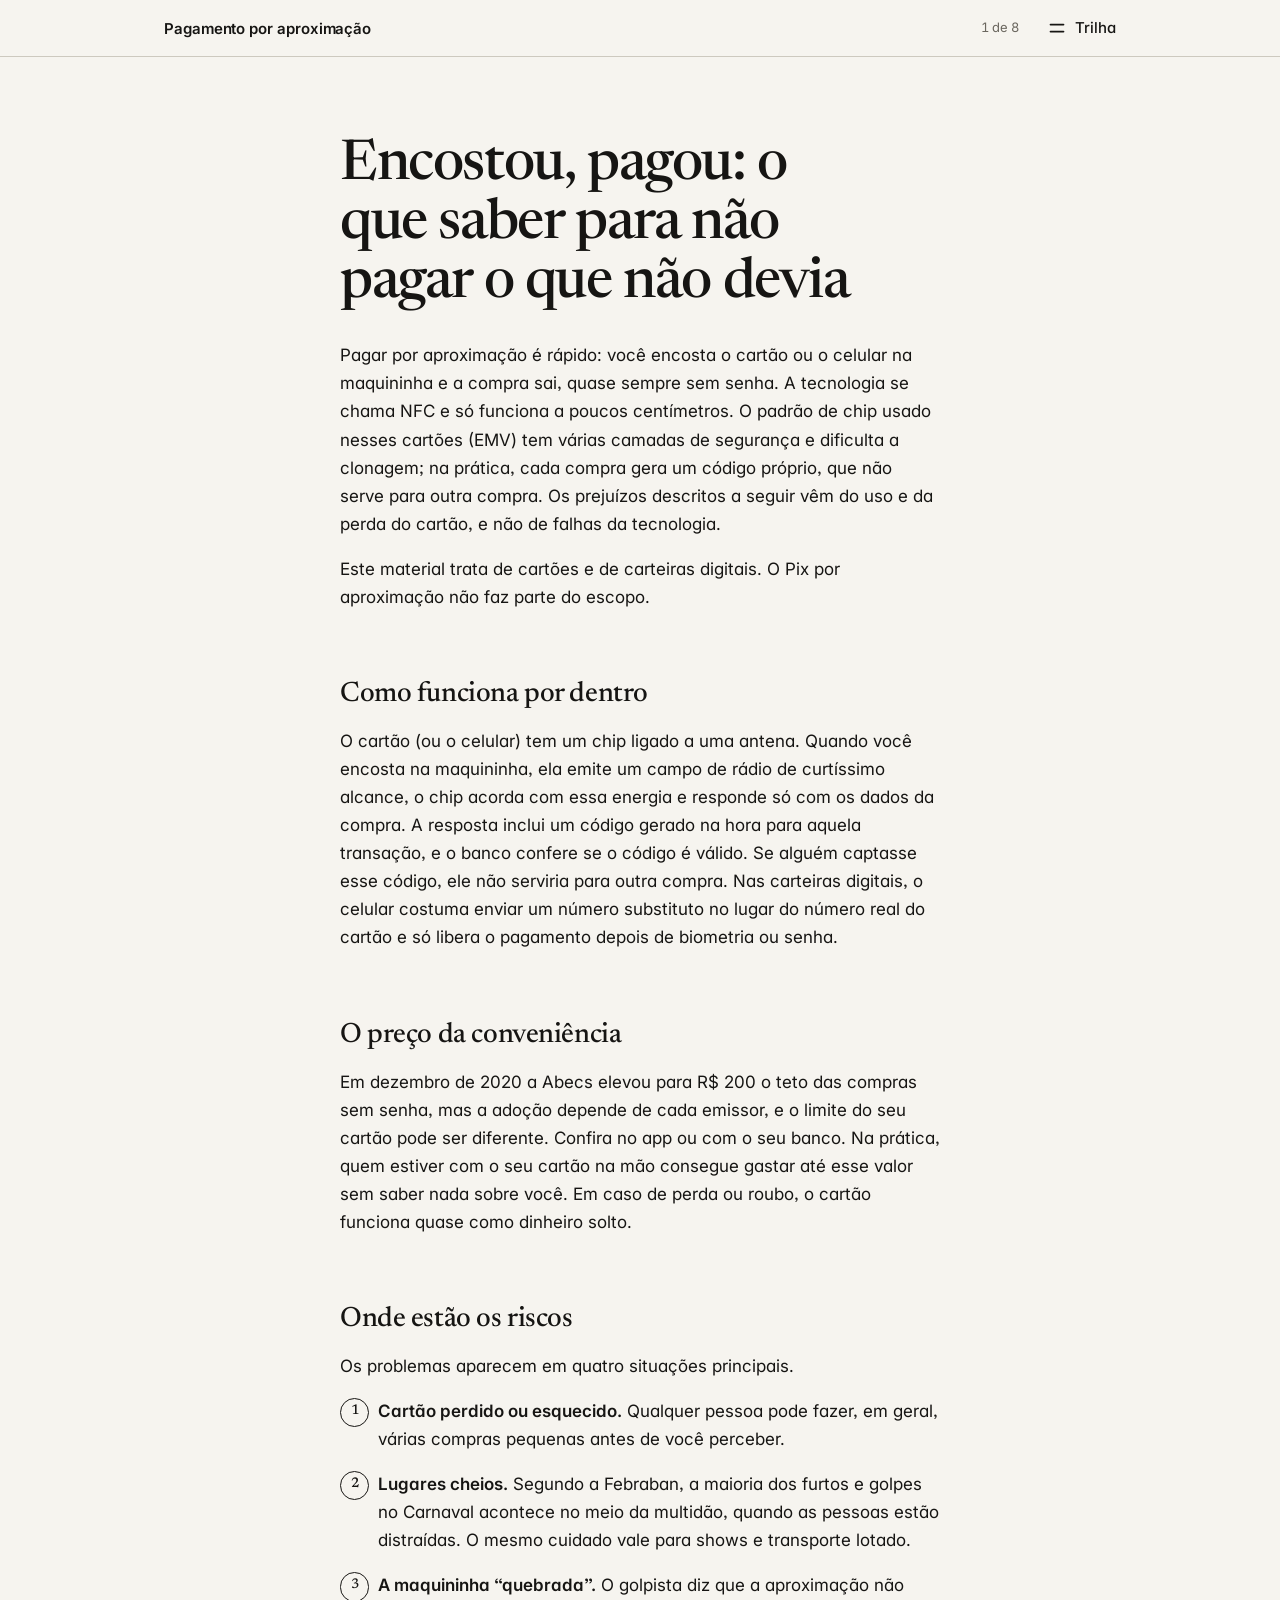
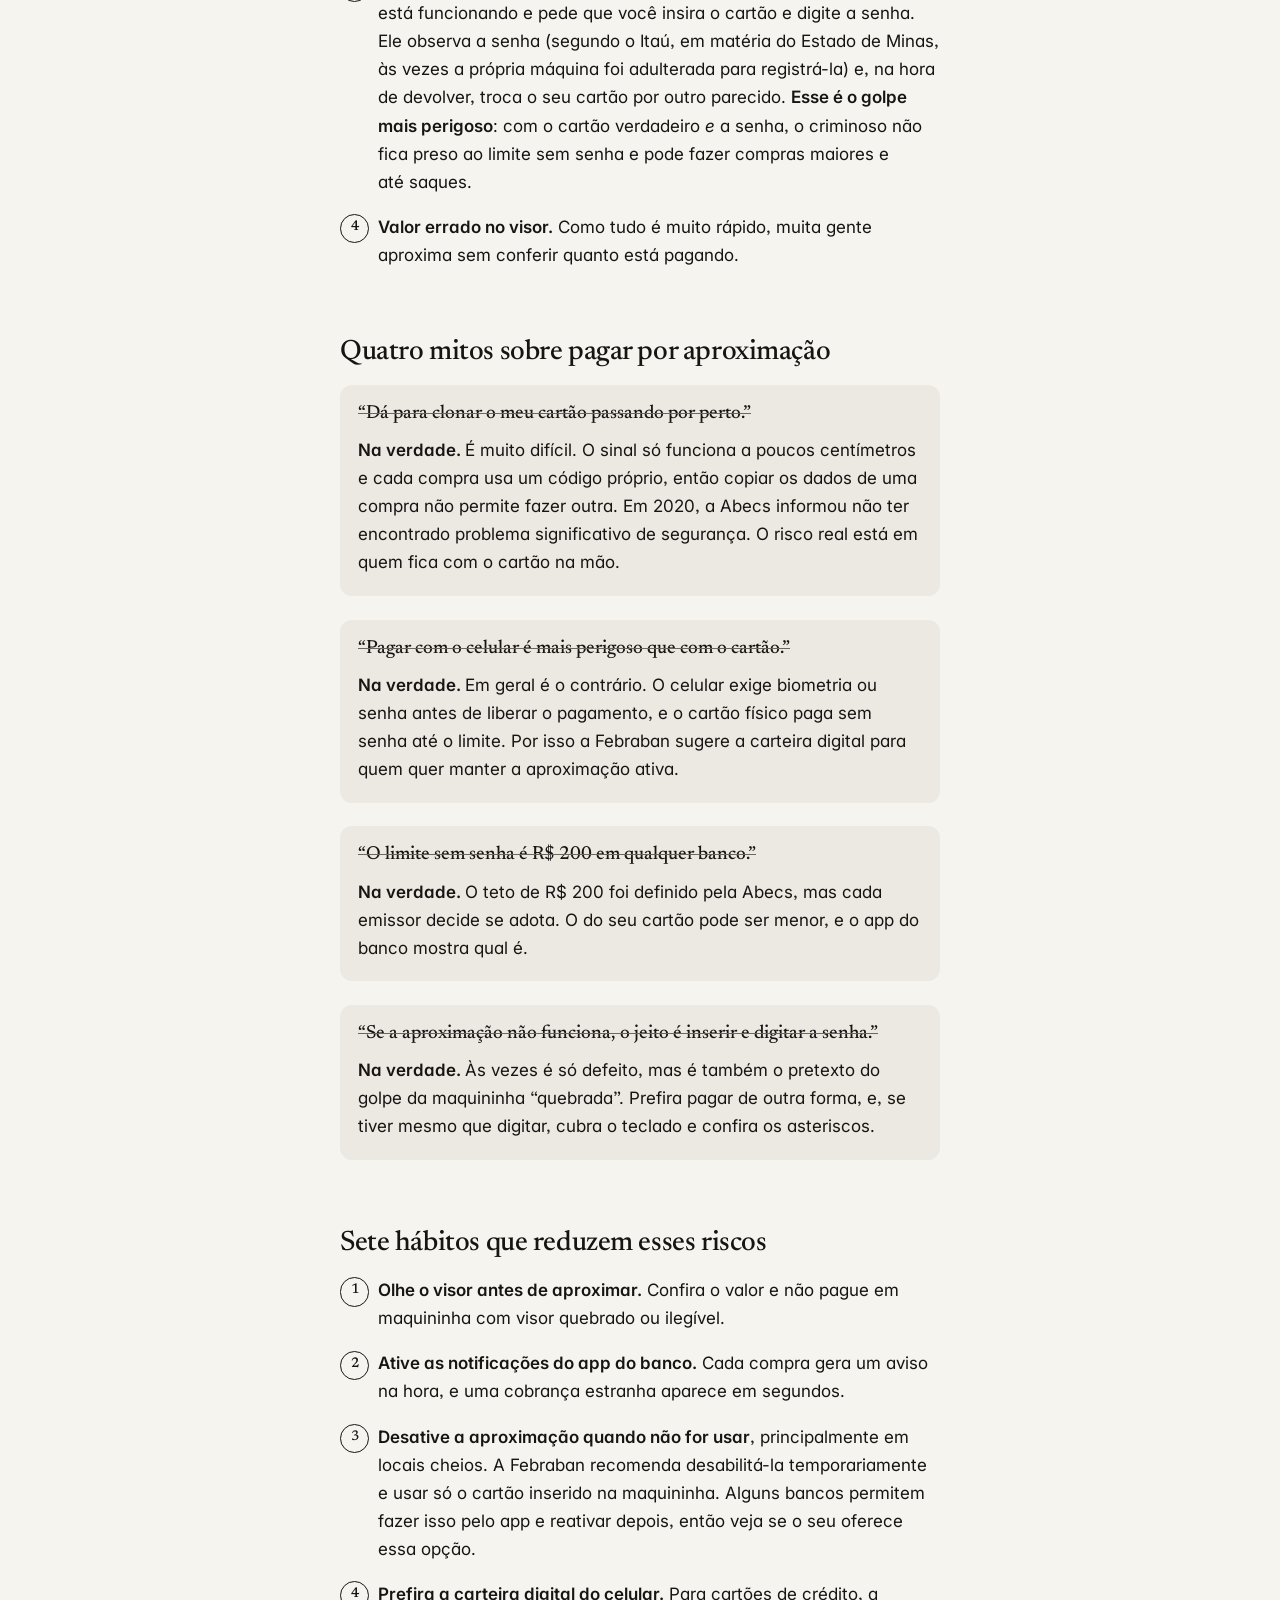
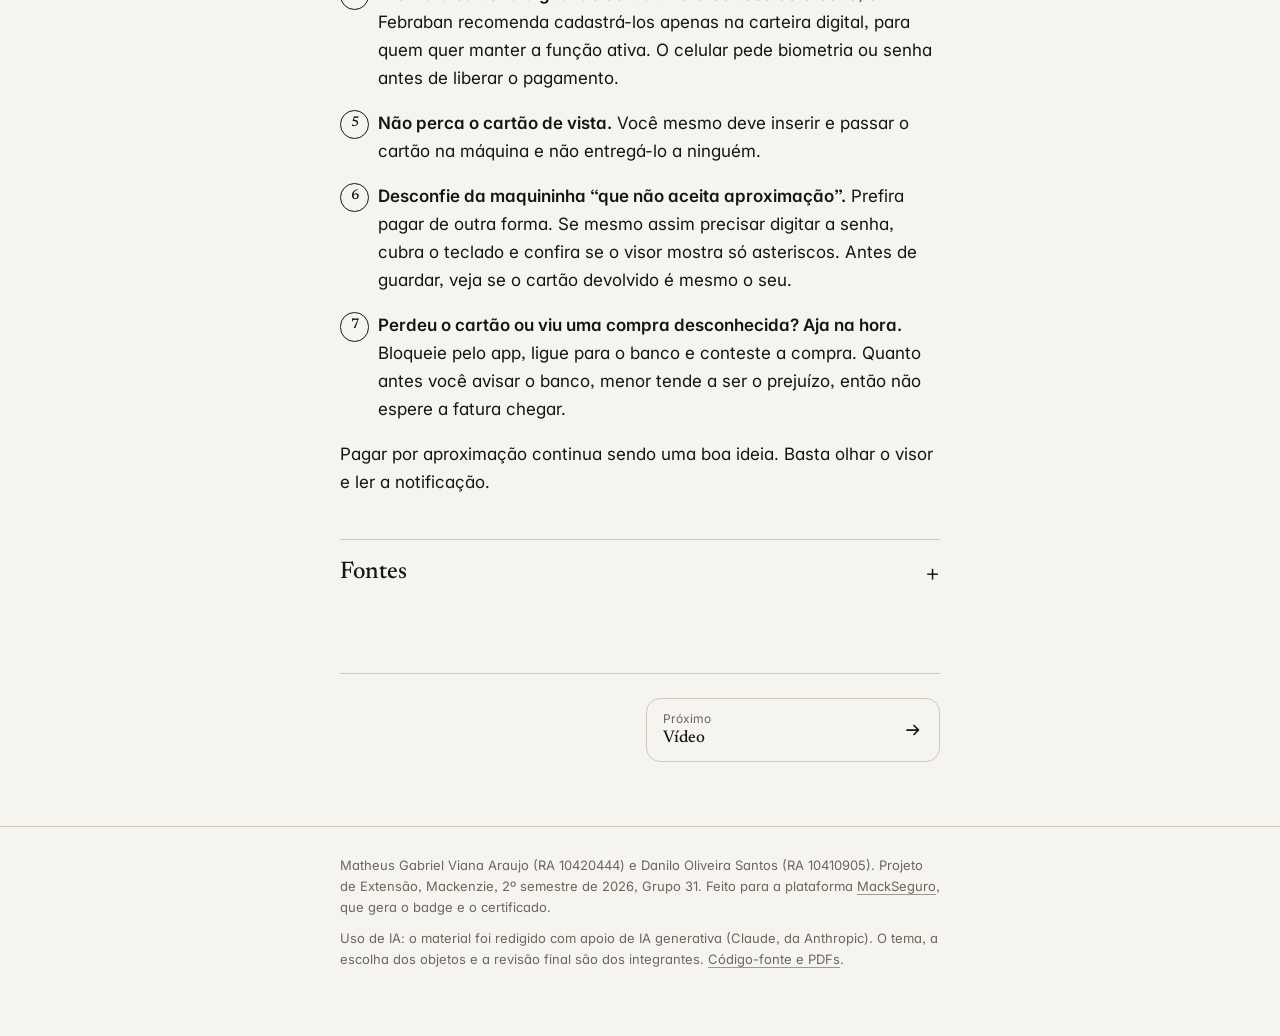
<file: docs/texto.html>
<!doctype html>
<html lang="pt-BR">
<head>
<meta charset="utf-8">
<meta name="viewport" content="width=device-width, initial-scale=1">
<meta name="color-scheme" content="light">
<meta name="theme-color" content="#f6f4ef">
<title>Encostou, pagou: o que saber para não pagar o que não devia | Pagamento por aproximação</title>
<link rel="preconnect" href="https://fonts.googleapis.com">
<link rel="preconnect" href="https://fonts.gstatic.com" crossorigin>
<link href="https://fonts.googleapis.com/css2?family=Inter:wght@400;500;600&family=Newsreader:ital,opsz,wght@0,6..72,400..600;1,6..72,400..600&display=swap" rel="stylesheet">
<link rel="stylesheet" href="assets/style.css?v=4">
</head>
<body class="texto">
<a class="skip" href="#conteudo">Ir para o conteúdo</a>
<header id="topo"></header>
<main id="conteudo">
<h1>Encostou, pagou: o que saber para não pagar o que não devia</h1>
<p>Pagar por aproximação é rápido: você encosta o cartão ou o celular na maquininha e a compra sai, quase sempre sem senha. A tecnologia se chama NFC e só funciona a poucos centímetros. O padrão de chip usado nesses cartões (EMV) tem várias camadas de segurança e dificulta a clonagem; na prática, cada compra gera um código próprio, que não serve para outra compra. Os prejuízos descritos a seguir vêm do uso e da perda do cartão, e não de falhas da tecnologia.</p>
<p>Este material trata de cartões e de carteiras digitais. O Pix por aproximação não faz parte do escopo.</p>
<h2 id="como-funciona-por-dentro">Como funciona por dentro</h2>
<p>O cartão (ou o celular) tem um chip ligado a uma antena. Quando você encosta na maquininha, ela emite um campo de rádio de curtíssimo alcance, o chip acorda com essa energia e responde só com os dados da compra. A resposta inclui um código gerado na hora para aquela transação, e o banco confere se o código é válido. Se alguém captasse esse código, ele não serviria para outra compra. Nas carteiras digitais, o celular costuma enviar um número substituto no lugar do número real do cartão e só libera o pagamento depois de biometria ou senha.</p>
<h2 id="o-preço-da-conveniência">O preço da conveniência</h2>
<p>Em dezembro de 2020 a Abecs elevou para R$ 200 o teto das compras sem senha, mas a adoção depende de cada emissor, e o limite do seu cartão pode ser diferente. Confira no app ou com o seu banco. Na prática, quem estiver com o seu cartão na mão consegue gastar até esse valor sem saber nada sobre você. Em caso de perda ou roubo, o cartão funciona quase como dinheiro solto.</p>
<h2 id="onde-estão-os-riscos">Onde estão os riscos</h2>
<p>Os problemas aparecem em quatro situações principais.</p>
<ol type="1">
<li><strong>Cartão perdido ou esquecido.</strong> Qualquer pessoa pode fazer, em geral, várias compras pequenas antes de você perceber.</li>
<li><strong>Lugares cheios.</strong> Segundo a Febraban, a maioria dos furtos e golpes no Carnaval acontece no meio da multidão, quando as pessoas estão distraídas. O mesmo cuidado vale para shows e transporte lotado.</li>
<li><strong>A maquininha “quebrada”.</strong> O golpista diz que a aproximação não está funcionando e pede que você insira o cartão e digite a senha. Ele observa a senha (segundo o Itaú, em matéria do Estado de Minas, às vezes a própria máquina foi adulterada para registrá-la) e, na hora de devolver, troca o seu cartão por outro parecido. <strong>Esse é o golpe mais perigoso</strong>: com o cartão verdadeiro <em>e</em> a senha, o criminoso não fica preso ao limite sem senha e pode fazer compras maiores e até saques.</li>
<li><strong>Valor errado no visor.</strong> Como tudo é muito rápido, muita gente aproxima sem conferir quanto está pagando.</li>
</ol>
<h2 id="quatro-mitos-sobre-pagar-por-aproximação">Quatro mitos sobre pagar por aproximação</h2>
<div class="mito">
<div class="q">
“Dá para clonar o meu cartão passando por perto.”
</div>
<p>É muito difícil. O sinal só funciona a poucos centímetros e cada compra usa um código próprio, então copiar os dados de uma compra não permite fazer outra. Em 2020, a Abecs informou não ter encontrado problema significativo de segurança. O risco real está em quem fica com o cartão na mão.</p>
</div>
<div class="mito">
<div class="q">
“Pagar com o celular é mais perigoso que com o cartão.”
</div>
<p>Em geral é o contrário. O celular exige biometria ou senha antes de liberar o pagamento, e o cartão físico paga sem senha até o limite. Por isso a Febraban sugere a carteira digital para quem quer manter a aproximação ativa.</p>
</div>
<div class="mito">
<div class="q">
“O limite sem senha é R$ 200 em qualquer banco.”
</div>
<p>O teto de R$ 200 foi definido pela Abecs, mas cada emissor decide se adota. O do seu cartão pode ser menor, e o app do banco mostra qual é.</p>
</div>
<div class="mito">
<div class="q">
“Se a aproximação não funciona, o jeito é inserir e digitar a senha.”
</div>
<p>Às vezes é só defeito, mas é também o pretexto do golpe da maquininha “quebrada”. Prefira pagar de outra forma, e, se tiver mesmo que digitar, cubra o teclado e confira os asteriscos.</p>
</div>
<h2 id="sete-hábitos-que-reduzem-esses-riscos">Sete hábitos que reduzem esses riscos</h2>
<ol type="1">
<li><strong>Olhe o visor antes de aproximar.</strong> Confira o valor e não pague em maquininha com visor quebrado ou ilegível.</li>
<li><strong>Ative as notificações do app do banco.</strong> Cada compra gera um aviso na hora, e uma cobrança estranha aparece em segundos.</li>
<li><strong>Desative a aproximação quando não for usar</strong>, principalmente em locais cheios. A Febraban recomenda desabilitá-la temporariamente e usar só o cartão inserido na maquininha. Alguns bancos permitem fazer isso pelo app e reativar depois, então veja se o seu oferece essa opção.</li>
<li><strong>Prefira a carteira digital do celular.</strong> Para cartões de crédito, a Febraban recomenda cadastrá-los apenas na carteira digital, para quem quer manter a função ativa. O celular pede biometria ou senha antes de liberar o pagamento.</li>
<li><strong>Não perca o cartão de vista.</strong> Você mesmo deve inserir e passar o cartão na máquina e não entregá-lo a ninguém.</li>
<li><strong>Desconfie da maquininha “que não aceita aproximação”.</strong> Prefira pagar de outra forma. Se mesmo assim precisar digitar a senha, cubra o teclado e confira se o visor mostra só asteriscos. Antes de guardar, veja se o cartão devolvido é mesmo o seu.</li>
<li><strong>Perdeu o cartão ou viu uma compra desconhecida? Aja na hora.</strong> Bloqueie pelo app, ligue para o banco e conteste a compra. Quanto antes você avisar o banco, menor tende a ser o prejuízo, então não espere a fatura chegar.</li>
</ol>
<p>Pagar por aproximação continua sendo uma boa ideia. Basta olhar o visor e ler a notificação.</p>
<details class="fontes"><summary>Fontes</summary>
<ul>
<li>AGÊNCIA BRASIL. <em>Febraban dá dicas para pagamentos em maquininhas no Carnaval</em>. 20 fev. 2025. Disponível em: <a href="https://agenciabrasil.ebc.com.br/geral/noticia/2025-02/febraban-da-dicas-para-pagamentos-em-maquininhas-no-carnaval" class="uri">https://agenciabrasil.ebc.com.br/geral/noticia/2025-02/febraban-da-dicas-para-pagamentos-em-maquininhas-no-carnaval</a>. Acesso em: 25 out. 2026.</li>
<li>TECNOBLOG. <em>Você poderá pagar até R$ 200 por aproximação sem usar senha</em>. 23 dez. 2020. Disponível em: <a href="https://tecnoblog.net/396517/voce-podera-pagar-ate-r-200-por-aproximacao-sem-usar-senha/" class="uri">https://tecnoblog.net/396517/voce-podera-pagar-ate-r-200-por-aproximacao-sem-usar-senha/</a>. Acesso em: 25 out. 2026.</li>
<li>CANALTECH. <em>Pagamento por aproximação tem limite ampliado para R$ 200</em>. 23 dez. 2020. Disponível em: <a href="https://canaltech.com.br/mercado/limite-para-pagamento-por-aproximacao-tem-limite-ampliado-para-r-200-176680/" class="uri">https://canaltech.com.br/mercado/limite-para-pagamento-por-aproximacao-tem-limite-ampliado-para-r-200-176680/</a>. Acesso em: 25 out. 2026.</li>
<li>ESTADO DE MINAS. <em>Golpe da troca de cartão: como se proteger com 5 dicas simples</em>. Out. 2025. Disponível em: <a href="https://www.em.com.br/economia/2025/10/7270159-golpe-da-troca-de-cartao-como-se-proteger-com-5-dicas-simples.html" class="uri">https://www.em.com.br/economia/2025/10/7270159-golpe-da-troca-de-cartao-como-se-proteger-com-5-dicas-simples.html</a>. Acesso em: 25 out. 2026.</li>
</ul>
</details>
</main>
<script src="assets/nav.js?v=4"></script>

</body>
</html>
</file>
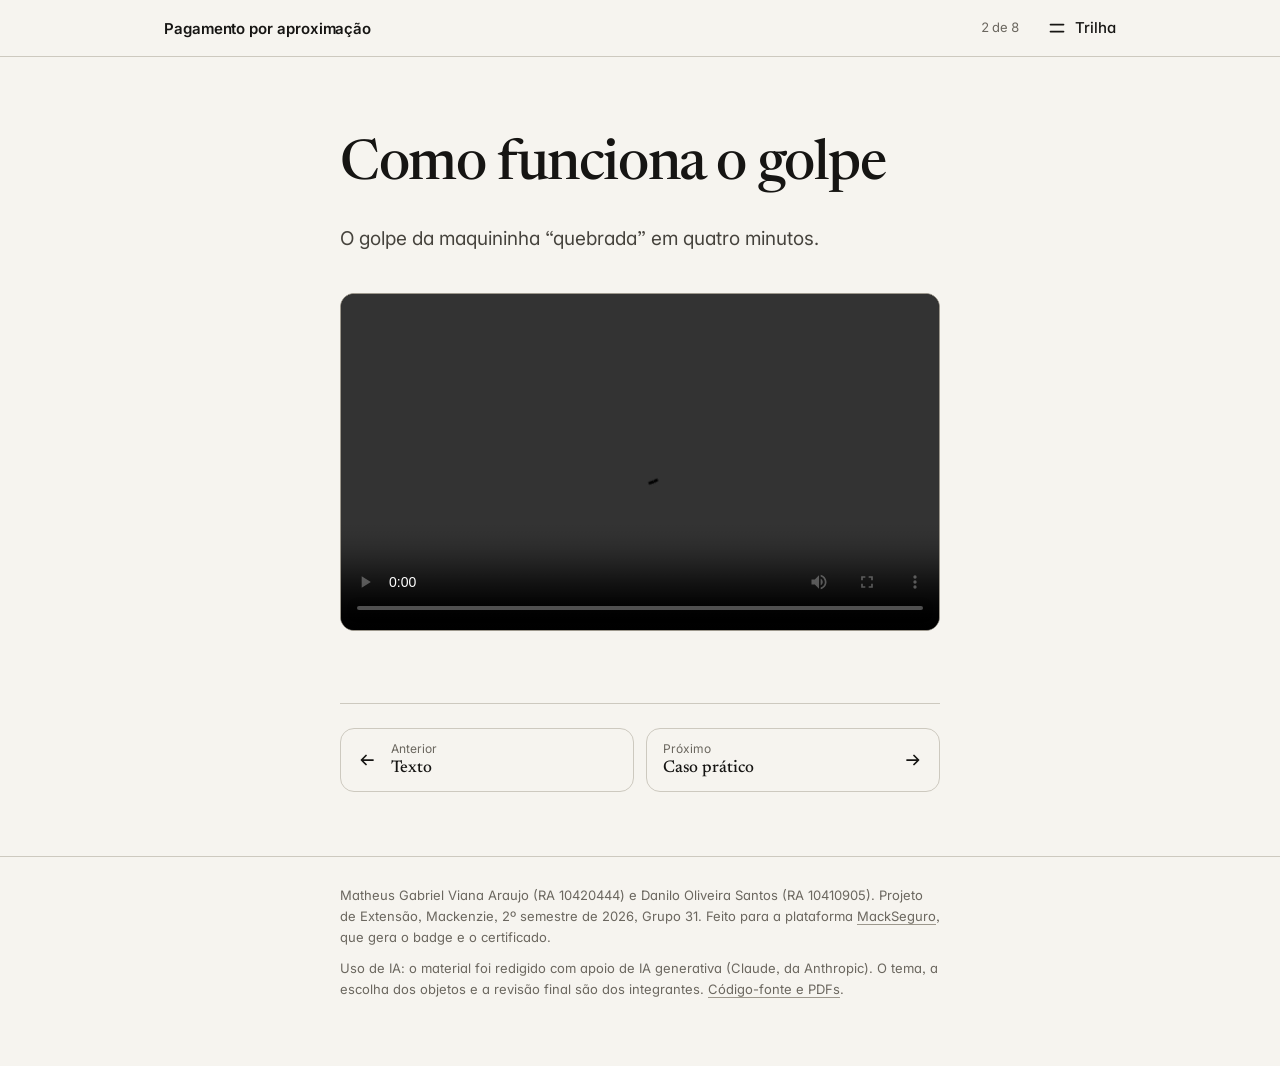
<file: docs/video.html>
<!doctype html>
<html lang="pt-BR">
<head>
<meta charset="utf-8">
<meta name="viewport" content="width=device-width, initial-scale=1">
<meta name="color-scheme" content="light">
<meta name="theme-color" content="#f6f4ef">
<title>Vídeo | Pagamento por aproximação</title>
<link rel="preconnect" href="https://fonts.googleapis.com">
<link rel="preconnect" href="https://fonts.gstatic.com" crossorigin>
<link href="https://fonts.googleapis.com/css2?family=Inter:wght@400;500;600&family=Newsreader:ital,opsz,wght@0,6..72,400..600;1,6..72,400..600&display=swap" rel="stylesheet">
<link rel="stylesheet" href="assets/style.css?v=4">
</head>
<body>
<a class="skip" href="#c">Ir para o conteúdo</a>
<header id="topo"></header>
<main id="c">
<h1>Como funciona o golpe</h1>
<p>O golpe da maquininha “quebrada” em quatro minutos.</p>
<section class="cena-video">
<video controls preload="metadata" src="assets/video/video-completo.mp4">
<track kind="captions" srclang="pt-BR" label="Português" src="assets/video/video-completo.vtt">
Seu navegador não reproduz vídeo. <a href="assets/video/video-completo.mp4">Baixe o arquivo MP4</a>.
</video>
</section>
</main>
<script src="assets/nav.js?v=4"></script>
</body>
</html>
</file>
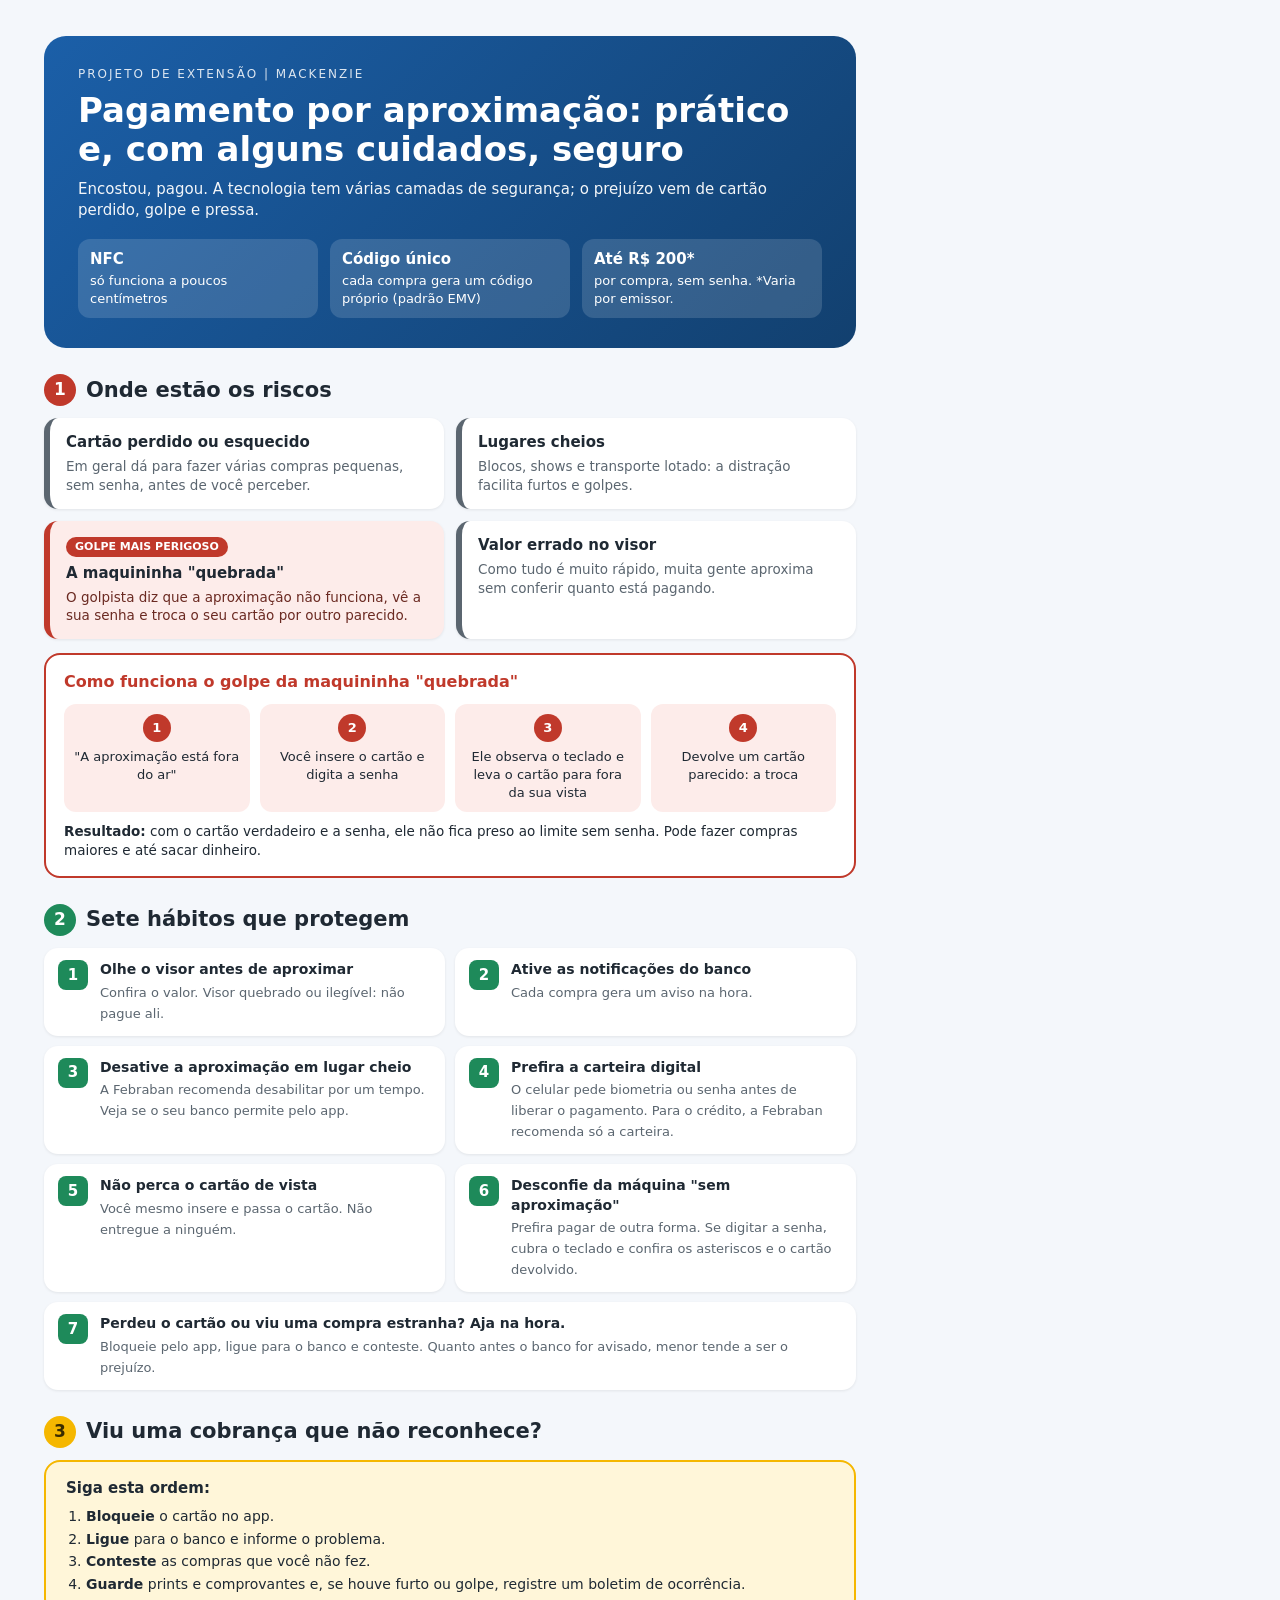
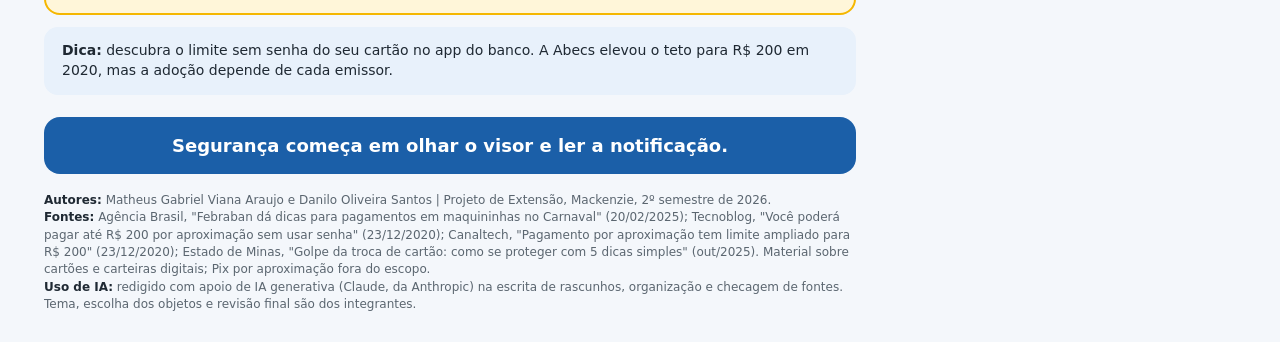
<file: versao1/infografico/infografico.html>
<!doctype html>
<html lang="pt-BR">
<head>
<meta charset="utf-8">
<title>Infográfico: segurança em pagamentos por aproximação</title>
<style>
  @page { size: 900px 1960px; margin: 0; }
  :root {
    --azul: #1b5fa8; --azul-claro: #e8f1fb;
    --verde: #1e8a5a; --verde-claro: #e6f5ee;
    --vermelho: #c0392b; --vermelho-claro: #fdecea;
    --amarelo: #f5b700; --amarelo-claro: #fff6d9;
    --texto: #1f2933; --cinza: #5b6670;
  }
  * { box-sizing: border-box; margin: 0; padding: 0; }
  html, body { width: 900px; }
  body { font-family: "DejaVu Sans", "Noto Sans", Arial, sans-serif; color: var(--texto);
         background: #f4f7fb; font-size: 15px; line-height: 1.4; }
  .pagina { padding: 36px 44px 28px; }
  header { background: linear-gradient(135deg, var(--azul), #12406f); color: #fff;
           border-radius: 22px; padding: 30px 34px; }
  header .tag { font-size: 12px; letter-spacing: 2px; text-transform: uppercase; opacity: .85; }
  header h1 { font-size: 34px; line-height: 1.15; margin: 8px 0 10px; }
  header p { font-size: 15px; opacity: .95; }
  .fatos { display: flex; gap: 12px; margin-top: 18px; }
  .fato { flex: 1; background: rgba(255,255,255,.14); border-radius: 12px; padding: 10px 12px; font-size: 13px; }
  .fato b { display: block; font-size: 15px; margin-bottom: 2px; }

  h2 { font-size: 21px; margin: 26px 0 12px; display: flex; align-items: center; gap: 10px; }
  h2 .n { width: 32px; height: 32px; border-radius: 50%; color: #fff; display: inline-flex;
          align-items: center; justify-content: center; font-size: 17px; flex: none; }
  .s1 h2 .n { background: var(--vermelho); } .s2 h2 .n { background: var(--amarelo); color: #3a2c00; }
  .s3 h2 .n { background: var(--verde); } .s4 h2 .n { background: var(--azul); }

  .riscos { display: grid; grid-template-columns: 1fr 1fr; gap: 12px; }
  .card { background: #fff; border-radius: 14px; padding: 14px 16px; border-left: 6px solid var(--cinza);
          box-shadow: 0 1px 3px rgba(0,0,0,.08); }
  .card h3 { font-size: 15px; margin-bottom: 4px; }
  .card p { font-size: 13.5px; color: var(--cinza); }
  .card.alerta { border-left-color: var(--vermelho); background: var(--vermelho-claro); }
  .card.alerta p { color: #6b2a22; }
  .selo { display: inline-block; background: var(--vermelho); color: #fff; font-size: 11px; font-weight: bold;
          border-radius: 20px; padding: 2px 9px; margin-bottom: 6px; }

  .golpe { background: #fff; border: 2px solid var(--vermelho); border-radius: 16px; padding: 16px 18px; margin-top: 14px; }
  .golpe h3 { color: var(--vermelho); font-size: 16px; margin-bottom: 10px; }
  .passos { display: grid; grid-template-columns: repeat(4, 1fr); gap: 10px; }
  .passo { background: var(--vermelho-claro); border-radius: 12px; padding: 10px; font-size: 13px; text-align: center; }
  .passo .num { width: 28px; height: 28px; border-radius: 50%; background: var(--vermelho); color: #fff;
                font-weight: bold; margin: 0 auto 6px; display: flex; align-items: center; justify-content: center; }
  .golpe .fim { margin-top: 10px; font-size: 13.5px; }

  .habitos { display: grid; grid-template-columns: 1fr 1fr; gap: 10px; }
  .habito { display: flex; gap: 12px; background: #fff; border-radius: 14px; padding: 12px 14px;
            box-shadow: 0 1px 3px rgba(0,0,0,.08); }
  .habito .n { width: 30px; height: 30px; border-radius: 8px; background: var(--verde); color: #fff;
               font-weight: bold; display: flex; align-items: center; justify-content: center; flex: none; }
  .habito b { display: block; font-size: 14px; margin-bottom: 2px; }
  .habito span { font-size: 13px; color: var(--cinza); }
  .habito.largo { grid-column: 1 / -1; }

  .erro { background: var(--amarelo-claro); border: 2px solid var(--amarelo); border-radius: 16px; padding: 16px 20px; }
  .erro ol { margin: 8px 0 0 20px; font-size: 14px; }
  .erro li { margin-bottom: 3px; }
  .limite { background: var(--azul-claro); border-radius: 14px; padding: 14px 18px; font-size: 14px; margin-top: 12px; }
  .fecho { margin-top: 22px; background: var(--azul); color: #fff; text-align: center; border-radius: 16px;
           padding: 16px; font-size: 18px; font-weight: bold; }
  footer { margin-top: 18px; font-size: 12px; color: var(--cinza); line-height: 1.45; }
  footer b { color: var(--texto); }
</style>
</head>
<body>
<div class="pagina">

<header>
  <div class="tag">Projeto de Extensão | Mackenzie</div>
  <h1>Pagamento por aproximação: prático e, com alguns cuidados, seguro</h1>
  <p>Encostou, pagou. A tecnologia tem várias camadas de segurança; o prejuízo vem de cartão perdido, golpe e pressa.</p>
  <div class="fatos">
    <div class="fato"><b>NFC</b>só funciona a poucos centímetros</div>
    <div class="fato"><b>Código único</b>cada compra gera um código próprio (padrão EMV)</div>
    <div class="fato"><b>Até R$ 200*</b>por compra, sem senha. *Varia por emissor.</div>
  </div>
</header>

<section class="s1">
  <h2><span class="n">1</span>Onde estão os riscos</h2>
  <div class="riscos">
    <div class="card"><h3>Cartão perdido ou esquecido</h3><p>Em geral dá para fazer várias compras pequenas, sem senha, antes de você perceber.</p></div>
    <div class="card"><h3>Lugares cheios</h3><p>Blocos, shows e transporte lotado: a distração facilita furtos e golpes.</p></div>
    <div class="card alerta"><span class="selo">GOLPE MAIS PERIGOSO</span><h3>A maquininha "quebrada"</h3><p>O golpista diz que a aproximação não funciona, vê a sua senha e troca o seu cartão por outro parecido.</p></div>
    <div class="card"><h3>Valor errado no visor</h3><p>Como tudo é muito rápido, muita gente aproxima sem conferir quanto está pagando.</p></div>
  </div>

  <div class="golpe">
    <h3>Como funciona o golpe da maquininha "quebrada"</h3>
    <div class="passos">
      <div class="passo"><div class="num">1</div>"A aproximação está fora do ar"</div>
      <div class="passo"><div class="num">2</div>Você insere o cartão e digita a senha</div>
      <div class="passo"><div class="num">3</div>Ele observa o teclado e leva o cartão para fora da sua vista</div>
      <div class="passo"><div class="num">4</div>Devolve um cartão parecido: a troca</div>
    </div>
    <p class="fim"><b>Resultado:</b> com o cartão verdadeiro e a senha, ele não fica preso ao limite sem senha. Pode fazer compras maiores e até sacar dinheiro.</p>
  </div>
</section>

<section class="s3">
  <h2><span class="n">2</span>Sete hábitos que protegem</h2>
  <div class="habitos">
    <div class="habito"><div class="n">1</div><div><b>Olhe o visor antes de aproximar</b><span>Confira o valor. Visor quebrado ou ilegível: não pague ali.</span></div></div>
    <div class="habito"><div class="n">2</div><div><b>Ative as notificações do banco</b><span>Cada compra gera um aviso na hora.</span></div></div>
    <div class="habito"><div class="n">3</div><div><b>Desative a aproximação em lugar cheio</b><span>A Febraban recomenda desabilitar por um tempo. Veja se o seu banco permite pelo app.</span></div></div>
    <div class="habito"><div class="n">4</div><div><b>Prefira a carteira digital</b><span>O celular pede biometria ou senha antes de liberar o pagamento. Para o crédito, a Febraban recomenda só a carteira.</span></div></div>
    <div class="habito"><div class="n">5</div><div><b>Não perca o cartão de vista</b><span>Você mesmo insere e passa o cartão. Não entregue a ninguém.</span></div></div>
    <div class="habito"><div class="n">6</div><div><b>Desconfie da máquina "sem aproximação"</b><span>Prefira pagar de outra forma. Se digitar a senha, cubra o teclado e confira os asteriscos e o cartão devolvido.</span></div></div>
    <div class="habito largo"><div class="n">7</div><div><b>Perdeu o cartão ou viu uma compra estranha? Aja na hora.</b><span>Bloqueie pelo app, ligue para o banco e conteste. Quanto antes o banco for avisado, menor tende a ser o prejuízo.</span></div></div>
  </div>
</section>

<section class="s2">
  <h2><span class="n">3</span>Viu uma cobrança que não reconhece?</h2>
  <div class="erro">
    <b>Siga esta ordem:</b>
    <ol>
      <li><b>Bloqueie</b> o cartão no app.</li>
      <li><b>Ligue</b> para o banco e informe o problema.</li>
      <li><b>Conteste</b> as compras que você não fez.</li>
      <li><b>Guarde</b> prints e comprovantes e, se houve furto ou golpe, registre um boletim de ocorrência.</li>
    </ol>
  </div>
  <div class="limite"><b>Dica:</b> descubra o limite sem senha do seu cartão no app do banco. A Abecs elevou o teto para R$ 200 em 2020, mas a adoção depende de cada emissor.</div>
</section>

<div class="fecho">Segurança começa em olhar o visor e ler a notificação.</div>

<footer>
  <p><b>Autores:</b> Matheus Gabriel Viana Araujo e Danilo Oliveira Santos | Projeto de Extensão, Mackenzie, 2º semestre de 2026.</p>
  <p><b>Fontes:</b> Agência Brasil, "Febraban dá dicas para pagamentos em maquininhas no Carnaval" (20/02/2025); Tecnoblog, "Você poderá pagar até R$ 200 por aproximação sem usar senha" (23/12/2020); Canaltech, "Pagamento por aproximação tem limite ampliado para R$ 200" (23/12/2020); Estado de Minas, "Golpe da troca de cartão: como se proteger com 5 dicas simples" (out/2025). Material sobre cartões e carteiras digitais; Pix por aproximação fora do escopo.</p>
  <p><b>Uso de IA:</b> redigido com apoio de IA generativa (Claude, da Anthropic) na escrita de rascunhos, organização e checagem de fontes. Tema, escolha dos objetos e revisão final são dos integrantes.</p>
</footer>

</div>
</body>
</html>
</file>
<file: docs/assets/style.css>
/* Linguagem visual: papel e tinta. Uma escala de cinzas quentes, nenhuma cor de acento.
   Certo e errado se distinguem por forma (traço cheio, tracejado, inversão) e por texto, nunca por cor. */
:root {
  --papel: #f6f4ef; --papel-2: #ece9e2; --papel-3: #e1ddd4;
  --tinta: #161513; --tinta-2: #46433d; --tinta-3: #6b675f;
  --fio: #cdc9bf; --fio-2: #9d988d;
  --serif: "Newsreader", "Iowan Old Style", "Palatino Linotype", Georgia, serif;
  --sans: "Inter", system-ui, -apple-system, "Segoe UI", sans-serif;
  --medida: 40rem; --larga: 62rem;
  --ease: cubic-bezier(.16, 1, .3, 1);
  color-scheme: light;
}
* { box-sizing: border-box; }
html { -webkit-text-size-adjust: 100%; scrollbar-color: var(--fio-2) var(--papel); }
body {
  margin: 0; background: var(--papel); color: var(--tinta);
  font: 400 1.0625rem/1.65 var(--sans); font-feature-settings: "cv11", "ss03"; font-variant-numeric: lining-nums;
  -webkit-font-smoothing: antialiased; text-rendering: optimizeLegibility;
}
::selection { background: var(--tinta); color: var(--papel); }
a { color: inherit; text-decoration-thickness: 1px; text-underline-offset: .22em; text-decoration-color: var(--fio-2); }
a:hover { text-decoration-color: currentColor; }
:focus-visible { outline: 2px solid var(--tinta); outline-offset: 3px; border-radius: 2px; }
[tabindex="-1"]:focus { outline: 0; }
button { font: inherit; color: inherit; }
img, svg, video { max-width: 100%; display: block; }
.ic { flex: none; }
.skip { position: absolute; left: -999px; } .skip:focus { left: 8px; top: 8px; background: var(--tinta); color: var(--papel); padding: 8px 12px; z-index: 30; }
.sr { position: absolute; left: -9999px; }

/* Cabeçalho: camada translúcida, o conteúdo rola por baixo */
#topo { position: sticky; top: 0; z-index: 20; background: color-mix(in srgb, var(--papel) 86%, transparent);
  -webkit-backdrop-filter: blur(14px) saturate(1.2); backdrop-filter: blur(14px) saturate(1.2); border-bottom: 1px solid var(--fio); }
#topo .in { max-width: var(--larga); margin: 0 auto; padding: 0 20px; height: 56px; display: flex; align-items: center; gap: 16px; }
#topo .marca { font: 600 .9375rem/1 var(--sans); letter-spacing: -.005em; text-decoration: none; margin-right: auto; white-space: nowrap; }
#topo .passo { white-space: nowrap; font-size: .8125rem; color: var(--tinta-3); font-variant-numeric: tabular-nums; }
.menu { position: relative; }
.menu summary { list-style: none; cursor: pointer; display: flex; align-items: center; gap: 8px; min-height: 44px; padding: 0 12px; margin-right: -12px;
  font-size: .9375rem; font-weight: 500; border-radius: 8px; user-select: none; }
.menu summary::-webkit-details-marker { display: none; }
.menu summary:hover { background: var(--papel-2); }
.menu nav { position: absolute; right: -8px; top: calc(100% + 6px); width: min(20rem, calc(100vw - 24px)); background: var(--papel);
  border: 1px solid var(--fio-2); border-radius: 12px; padding: 6px; box-shadow: 0 12px 32px -8px rgba(22,21,19,.22), 0 2px 6px rgba(22,21,19,.08);
  transform-origin: top right; animation: abrir .22s var(--ease); }
@keyframes abrir { from { opacity: 0; transform: scale(.96) translateY(-4px); } }
.menu ol { list-style: none; margin: 0; padding: 0; }
.menu a { display: flex; align-items: baseline; gap: 14px; padding: 11px 12px; min-height: 44px; border-radius: 8px; text-decoration: none; font-size: 1rem; }
.menu a:hover { background: var(--papel-2); }
.menu a[aria-current] { background: var(--tinta); color: var(--papel); }
.menu .n { font: 500 .875rem var(--serif); width: 1.2em; opacity: .7; font-variant-numeric: tabular-nums; }

/* Leitura */
main { max-width: var(--medida); margin: 0 auto; padding: 56px 20px 40px; overflow-wrap: break-word; animation: subir .5s var(--ease); }
main.larga { max-width: var(--larga); }
@keyframes subir { from { opacity: 0; transform: translateY(8px); } }
h1, h2, h3 { font-family: var(--serif); font-weight: 500; text-wrap: balance; }
h1 { font-size: clamp(2.25rem, 7vw, 3.5rem); line-height: 1.05; letter-spacing: -.025em; margin: 0 0 .5em; font-optical-sizing: auto; }
h2 { font-size: 1.75rem; line-height: 1.15; letter-spacing: -.015em; margin: 2.4em 0 .6em; }
h3 { font-size: 1.25rem; line-height: 1.25; letter-spacing: -.005em; margin: 2em 0 .5em; }
.lead, h1 + p { font-size: 1.1875rem; line-height: 1.55; color: var(--tinta-2); max-width: 36rem; text-wrap: pretty; }
p, li { text-wrap: pretty; }
.texto h1 + p, .checklist h1 + p { font-size: inherit; line-height: inherit; color: inherit; max-width: none; }
@media (max-width: 480px) { #topo .passo { display: none; } }
code { font: .9em ui-monospace, "SF Mono", Menlo, monospace; background: var(--papel-2); padding: .1em .35em; border-radius: 4px; }
hr { border: 0; border-top: 1px solid var(--fio); margin: 2.5em 0; }

/* Botões */
.btn { display: inline-flex; align-items: center; justify-content: center; gap: 10px; min-height: 48px; padding: 0 22px; border: 1px solid var(--tinta);
  border-radius: 999px; background: var(--tinta); color: var(--papel); font-weight: 500; font-size: 1rem; text-decoration: none; cursor: pointer;
  transition: transform .12s var(--ease), background .15s, color .15s; }
.btn:hover { background: var(--tinta-2); border-color: var(--tinta-2); }
.btn:active { transform: scale(.97); }
.btn.sec { background: transparent; color: var(--tinta); }
.btn.sec:hover { background: var(--papel-2); border-color: var(--tinta); }
.btn[disabled] { opacity: .4; cursor: not-allowed; transform: none; }
.acoes { display: flex; flex-wrap: wrap; gap: 10px; margin: 24px 0; }

/* Navegação anterior/próximo */
.pager { display: grid; grid-template-columns: 1fr 1fr; gap: 12px; margin-top: 72px; padding-top: 24px; border-top: 1px solid var(--fio); }
.pager a { display: flex; align-items: center; gap: 14px; min-height: 64px; padding: 12px 16px; border: 1px solid var(--fio); border-radius: 14px; text-decoration: none;
  font: 500 1.0625rem/1.25 var(--serif); transition: border-color .15s, background .15s, transform .12s var(--ease); }
.pager a:hover { border-color: var(--tinta); background: var(--papel-2); }
.pager a:active { transform: scale(.985); }
.pager small { display: block; font: 400 .75rem var(--sans); color: var(--tinta-3); margin-bottom: 2px; }
.pager .prox { justify-content: space-between; grid-column: 2; text-align: left; }
.pager .ant { grid-column: 1; }

#rodape { border-top: 1px solid var(--fio); margin-top: 24px; }
#rodape .in { max-width: var(--medida); margin: 0 auto; padding: 28px 20px 56px; font-size: .8125rem; line-height: 1.6; color: var(--tinta-3); }
#rodape p { margin: 0 0 .8em; }

/* Início */
.capa { padding: 24px 0 8px; }
.capa h1 { font-size: clamp(2.5rem, 9vw, 4.75rem); line-height: 1; letter-spacing: -.03em; max-width: 14ch; margin-bottom: .35em; }
.tese { font: 400 1.375rem/1.4 var(--serif); letter-spacing: -.005em; color: var(--tinta); max-width: 34rem; margin: 0; text-wrap: pretty; }
.tese em { font-style: italic; }
.lista-trilha { list-style: none; margin: 56px 0 0; padding: 0; border-top: 1px solid var(--tinta); counter-reset: t; }
.lista-trilha li { border-bottom: 1px solid var(--fio); }
.lista-trilha a { display: grid; grid-template-columns: 2.25rem 1fr auto; align-items: center; gap: 4px 12px; padding: 20px 4px; text-decoration: none; min-height: 72px;
  transition: background .15s, padding .25s var(--ease); }
.lista-trilha a:hover { background: var(--papel-2); padding-left: 12px; padding-right: 12px; }
.lista-trilha .n { font: 400 1.5rem/1 var(--serif); color: var(--tinta-3); font-variant-numeric: tabular-nums; align-self: start; padding-top: .2em; }
.lista-trilha b { display: block; font: 500 1.375rem/1.2 var(--serif); letter-spacing: -.01em; }
.lista-trilha span.d { display: block; color: var(--tinta-2); font-size: .9688rem; line-height: 1.45; margin-top: 3px; }
.lista-trilha .ic { transition: transform .25s var(--ease); }
.lista-trilha a:hover .ic { transform: translateX(4px); }

/* Texto longo (gerado por pandoc) */
.texto ol, .texto ul { padding-left: 0; list-style: none; }
.texto ol { counter-reset: p; }
.texto ol > li { counter-increment: p; position: relative; padding: 0 0 0 2.4rem; margin: 0 0 1em; }
.texto ol > li::before { content: counter(p); position: absolute; left: 0; top: .08em; width: 1.7rem; height: 1.7rem; border: 1px solid var(--tinta); border-radius: 50%;
  font: 500 .875rem/1.6rem var(--serif); text-align: center; font-variant-numeric: tabular-nums; }
.texto h2 + p { margin-top: 0; }
.mito { margin: 0 0 1.4em; padding: 16px 18px 6px; background: var(--papel-2); border-radius: 12px; }
.mito .q { font: 500 1.1875rem/1.35 var(--serif); margin: 0 0 .5em; text-decoration: line-through; text-decoration-thickness: 1px; text-decoration-color: var(--tinta-3); }
.mito p { margin: 0 0 .8em; }
.mito .q + p::before { content: "Na verdade. "; font-weight: 600; }
.texto strong { font-weight: 600; }
details.fontes { margin-top: 2.5em; border-top: 1px solid var(--fio); padding-top: 4px; }
details.fontes summary { cursor: pointer; font: 500 1.5rem/1.2 var(--serif); padding: 14px 0; list-style: none; display: flex; justify-content: space-between; align-items: center; min-height: 48px; }
details.fontes summary::-webkit-details-marker { display: none; }
details.fontes summary::after { content: "+"; font: 300 1.5rem var(--sans); }
details.fontes[open] summary::after { content: "−"; }
details.fontes ul { padding: 0 0 8px; }
details.fontes li { font-size: .875rem; line-height: 1.55; color: var(--tinta-2); margin-bottom: .8em; overflow-wrap: anywhere; }

/* Quiz e teste final */
.seg { display: flex; gap: 5px; margin: 8px 0 32px; }
.seg i { flex: 1; height: 4px; border-radius: 2px; background: var(--fio); transition: background .3s; }
.seg i.f { background: var(--tinta); }
.seg i.a { background: var(--fio-2); }
.contagem { font-size: .875rem; color: var(--tinta-3); margin: 0 0 8px; font-variant-numeric: tabular-nums; }
.pergunta { font: 500 clamp(1.375rem, 4.5vw, 1.75rem)/1.28 var(--serif); letter-spacing: -.012em; margin: 0 0 24px; outline: 0; }
.opcoes { list-style: none; margin: 0; padding: 0; display: grid; gap: 10px; }
.opcao { display: grid; grid-template-columns: 1.9rem 1fr 1.5rem; gap: 12px; align-items: start; width: 100%; text-align: left; min-height: 56px; padding: 14px 16px;
  background: transparent; border: 1px solid var(--fio-2); border-radius: 14px; cursor: pointer; line-height: 1.45;
  transition: border-color .15s, background .15s, transform .12s var(--ease), opacity .25s; }
.opcao .l { width: 1.9rem; height: 1.9rem; border: 1px solid currentColor; border-radius: 50%; display: grid; place-items: center; font: 500 .9375rem var(--serif); margin-top: -.15rem; }
.opcao .sinal { margin-top: .1rem; opacity: 0; }
.opcao:hover:not([disabled]) { border-color: var(--tinta); background: var(--papel-2); }
.opcao:active:not([disabled]) { transform: scale(.985); }
.opcao[disabled] { cursor: default; color: inherit; }
.opcao.certa { border: 2px solid var(--tinta); padding: 13px 15px; background: var(--papel-2); }
.opcao.certa .l { background: var(--tinta); color: var(--papel); }
.opcao.errada { border: 2px dashed var(--tinta); padding: 13px 15px; }
.opcao.certa .sinal, .opcao.errada .sinal { opacity: 1; }
.opcao.fora { opacity: .5; }
.retorno { margin-top: 28px; animation: subir .35s var(--ease); }
.retorno .tit { font: 500 1.375rem/1.2 var(--serif); margin: 0 0 14px; display: flex; gap: 10px; align-items: center; }
.retorno dl { margin: 0; border-top: 1px solid var(--fio); }
.retorno dt { font-size: .8125rem; font-weight: 600; color: var(--tinta-3); padding-top: 14px; }
.retorno dd { margin: 4px 0 14px; padding-bottom: 14px; border-bottom: 1px solid var(--fio); }
.retorno dd:last-child { border-bottom: 0; }
.passo-final { margin-top: 20px; }
.placar { text-align: left; padding: 8px 0 28px; border-bottom: 1px solid var(--tinta); margin-bottom: 8px; }
.placar .n { font: 400 clamp(4.5rem, 20vw, 8rem)/1 var(--serif); letter-spacing: -.04em; font-variant-numeric: tabular-nums; }
.placar .n small { font-size: .38em; color: var(--tinta-3); letter-spacing: 0; }
.placar .res { font: 500 1.375rem/1.3 var(--serif); margin: 12px 0 4px; }
.revisao { list-style: none; padding: 0; margin: 0; }
.revisao li { display: grid; grid-template-columns: 1.5rem 1fr; gap: 12px; padding: 16px 0; border-bottom: 1px solid var(--fio); }
.revisao small { display: block; color: var(--tinta-3); font-size: .8125rem; margin-top: 4px; }
.revisao .e .ic { opacity: .9; }

/* Caso prático */
.medidor { position: sticky; top: 64px; z-index: 5; display: flex; justify-content: space-between; align-items: baseline; gap: 16px; padding: 12px 18px;
  border: 1px solid var(--tinta); border-radius: 14px; background: var(--papel); transition: background .35s var(--ease), color .35s var(--ease); margin-bottom: 28px; }
.medidor .v { font: 500 1.75rem/1 var(--serif); font-variant-numeric: tabular-nums; letter-spacing: -.015em; }
.medidor .r { font-size: .875rem; }
.medidor.sobe { background: var(--tinta); color: var(--papel); }
.historia { font: 400 1.1875rem/1.6 var(--serif); margin: 0 0 32px; }
.etapa-n { font-size: .875rem; color: var(--tinta-3); margin: 0 0 6px; font-variant-numeric: tabular-nums; }
.etapa h2 { font-size: clamp(1.25rem, 4vw, 1.5rem); line-height: 1.35; letter-spacing: -.01em; margin: 0 0 22px; text-wrap: pretty; }
.nota-r { margin: 14px 0 0; padding: 14px 16px; border: 1px solid var(--fio-2); border-radius: 12px; font-size: .9688rem; line-height: 1.55; animation: subir .35s var(--ease); }
.nota-r b { font-weight: 600; }
.nota-r.cert { border: 2px solid var(--tinta); padding: 13px 15px; }
.nota-r.erra { border: 2px dashed var(--tinta); padding: 13px 15px; }
.nota-r.apr { background: var(--papel-2); border-color: var(--papel-2); }
.nota-r .ic { display: inline; vertical-align: -4px; margin-right: 4px; }
.diagrama { margin: 32px 0; padding: 20px 4px 4px; border-top: 1px solid var(--fio); }
.diagrama figcaption { font-size: .8125rem; color: var(--tinta-3); margin: 14px 0 0; line-height: 1.5; }
.dg { width: 100%; height: auto; overflow: visible; font-family: var(--sans); fill: var(--tinta); }
.dg text { fill: var(--tinta); }
.dg .m { fill: var(--tinta-3); }
.dg .t { font: 500 15px var(--sans); }
.dg .g { font: 500 22px var(--serif); font-variant-numeric: tabular-nums; }
.dg .p { font: 400 13px var(--sans); fill: var(--tinta-3); }
.dg .barra { fill: var(--tinta); }
.dg .barra.o { fill: var(--fio-2); }
.dg .linha { stroke: var(--tinta); stroke-width: 1.5; fill: none; }
.dg .fina { stroke: var(--fio-2); stroke-width: 1; fill: none; }
.dg .trace { stroke: var(--tinta); stroke-width: 1.25; stroke-dasharray: 4 4; fill: none; }
.dg .caixa { fill: var(--papel); stroke: var(--tinta); stroke-width: 1.5; }
.dg .caixa.cheia { fill: var(--tinta); }
.dg .caixa.cheia text { fill: var(--papel); }
.dg .caixa.pale { stroke: var(--fio-2); }
.dg .caixa.pale text { fill: var(--tinta-3); }
.dg .ponto { fill: var(--tinta); }
.dg .ponto.v { fill: var(--papel); stroke: var(--tinta); stroke-width: 1.5; }
.dg .seta { fill: var(--tinta); }
.dg .barra-anim { transform-box: fill-box; transform-origin: left center; animation: cresce .7s var(--ease) both; }
@keyframes cresce { from { transform: scaleX(0); } }

/* Desafio */
.cena { font: 400 1.25rem/1.75 var(--serif); }
.cena p { margin: 0 0 1.1em; }
.alvo { cursor: pointer; border-radius: 2px; box-decoration-break: clone; -webkit-box-decoration-break: clone; text-decoration: underline; text-decoration-style: dotted;
  text-decoration-thickness: 1.5px; text-underline-offset: .22em; }
.alvo:hover { background: var(--papel-3); }
.alvo[aria-pressed="true"] { background: var(--tinta); color: var(--papel); text-decoration: none; padding: 0 2px; }
.alvo.acerto { background: var(--tinta); color: var(--papel); text-decoration: none; padding: 0 2px; }
.alvo.falso { background: transparent; color: var(--tinta); text-decoration: line-through; text-decoration-thickness: 2px; padding: 0 2px; }
.alvo.perdeu { background: transparent; text-decoration: none; outline: 2px dashed var(--tinta); outline-offset: 2px; padding: 0 2px; }
.alvo.neutro { text-decoration: none; }
.painel { position: sticky; bottom: 0; display: flex; align-items: center; justify-content: space-between; gap: 16px; padding: 14px 0; margin-top: 8px;
  background: linear-gradient(to top, var(--papel) 70%, transparent); }
.painel .c { font: 500 1.125rem var(--serif); font-variant-numeric: tabular-nums; }
.legenda { display: flex; flex-wrap: wrap; gap: 8px 20px; font-size: .8125rem; color: var(--tinta-2); margin: 24px 0 0; padding: 0; list-style: none; }
.legenda li { display: flex; align-items: center; gap: 8px; }
.legenda .amostra { padding: 0 6px; font-family: var(--serif); font-size: .875rem; }
.achados { list-style: none; padding: 0; margin: 20px 0; border-top: 1px solid var(--fio); }
.achados li { padding: 16px 0; border-bottom: 1px solid var(--fio); display: grid; grid-template-columns: 5.5rem 1fr; gap: 12px; }
.achados .rot { font-size: .8125rem; font-weight: 600; display: inline-flex; gap: 6px; align-items: flex-start; }
.achados .rot .ic { width: 16px; height: 16px; margin-top: 2px; }
.achados b { font-weight: 600; }
.resumo-d { font: 500 clamp(1.5rem, 5vw, 2rem)/1.2 var(--serif); letter-spacing: -.015em; margin: 0 0 10px; }

/* Checklist */
.checklist ul { list-style: none; padding: 0; margin: 0 0 8px; border-top: 1px solid var(--tinta); }
.checklist li { margin: 0; border-bottom: 1px solid var(--fio); }
.checklist label { display: grid; grid-template-columns: 1.75rem 1fr; gap: 14px; align-items: start; padding: 16px 2px; cursor: pointer; min-height: 56px; }
.checklist input { appearance: none; -webkit-appearance: none; width: 1.75rem; height: 1.75rem; margin: 0; border: 1.5px solid var(--tinta); border-radius: 8px; display: grid; place-content: center;
  cursor: pointer; transition: background .15s, transform .12s var(--ease); background: transparent; }
.checklist input::after { content: ""; width: .5rem; height: .9rem; border: solid var(--papel); border-width: 0 2.25px 2.25px 0; transform: rotate(45deg) scale(0) translate(-10%, -10%); transition: transform .2s var(--ease); }
.checklist input:checked { background: var(--tinta); }
.checklist input:checked::after { transform: rotate(45deg) scale(1) translate(-10%, -10%); }
.checklist input:active { transform: scale(.92); }
.checklist input:checked + span { color: var(--tinta-3); }
.checklist h2 { font-size: 1.375rem; margin-top: 2.2em; }
.checklist .fim-lista { color: var(--tinta-3); font-size: .875rem; }

/* Vídeo e infográfico */
.cena-video { margin: 40px 0; }
.cena-video h2 { margin: 0 0 14px; font-size: 1.375rem; }
video { width: 100%; border: 1px solid var(--fio-2); border-radius: 14px; background: var(--tinta); aspect-ratio: 16/9; }
.cena-video p { font-size: .9375rem; color: var(--tinta-2); margin: 10px 0 0; }
.divisao { display: grid; gap: 0; border-top: 1px solid var(--tinta); margin: 28px 0 8px; }
.divisao div { padding: 18px 0; border-bottom: 1px solid var(--fio); }
.divisao b { font: 500 1.25rem var(--serif); display: block; }
.divisao span { color: var(--tinta-2); font-size: .9688rem; }
.info-img { border: 1px solid var(--fio-2); border-radius: 12px; width: 100%; height: auto; background: #fff; }

@media (min-width: 720px) {
  main { padding-top: 80px; }
  .divisao { grid-template-columns: 1fr 1fr; gap: 0 32px; }
  .divisao div { border-bottom: 0; }
  .lista-trilha a { grid-template-columns: 3rem 1fr auto; padding: 24px 4px; }
  .lista-trilha a:hover { padding-left: 16px; padding-right: 16px; }
  .achados li { grid-template-columns: 7rem 1fr; }
}
@media (max-width: 420px) { .achados li { grid-template-columns: 1fr; gap: 4px; } }
@media (prefers-reduced-motion: reduce) {
  *, *::before, *::after { animation-duration: .01ms !important; transition-duration: .01ms !important; }
}
@media (prefers-reduced-transparency: reduce) { #topo { background: var(--papel); backdrop-filter: none; -webkit-backdrop-filter: none; } }
@media (prefers-contrast: more) { :root { --fio: #8c877d; --tinta-3: #46433d; } }
@media print {
  #topo, .pager, .acoes, .painel, #rodape .in p + p { display: none; }
  body { background: #fff; font-size: 11pt; } main { max-width: none; padding: 0; animation: none; }
  .mito { background: none; border: 1px solid #999; }
}
[hidden] { display: none !important; }
.off { display: grid; grid-template-columns: 2.25rem 1fr; gap: 12px; padding: 20px 4px; min-height: 72px; color: var(--tinta-3); cursor: not-allowed; user-select: none; }
.off .n { font: 400 1.5rem/1 var(--serif); padding-top: .2em; }
.off b { display: block; font: 500 1.375rem/1.2 var(--serif); }
.off .d { display: block; font-size: .9688rem; line-height: 1.45; margin-top: 3px; }
.off small { display: block; font-size: .8125rem; margin-top: 2px; }
.menu .off { padding: 11px 12px; display: flex; gap: 14px; align-items: baseline; min-height: 44px; font-size: 1rem; }
.menu .off .n { font: 500 .875rem var(--serif); padding: 0; width: 1.2em; }
@media (min-width: 720px) { .lista-trilha .off { grid-template-columns: 3rem 1fr; padding: 24px 4px; } }
</file>
